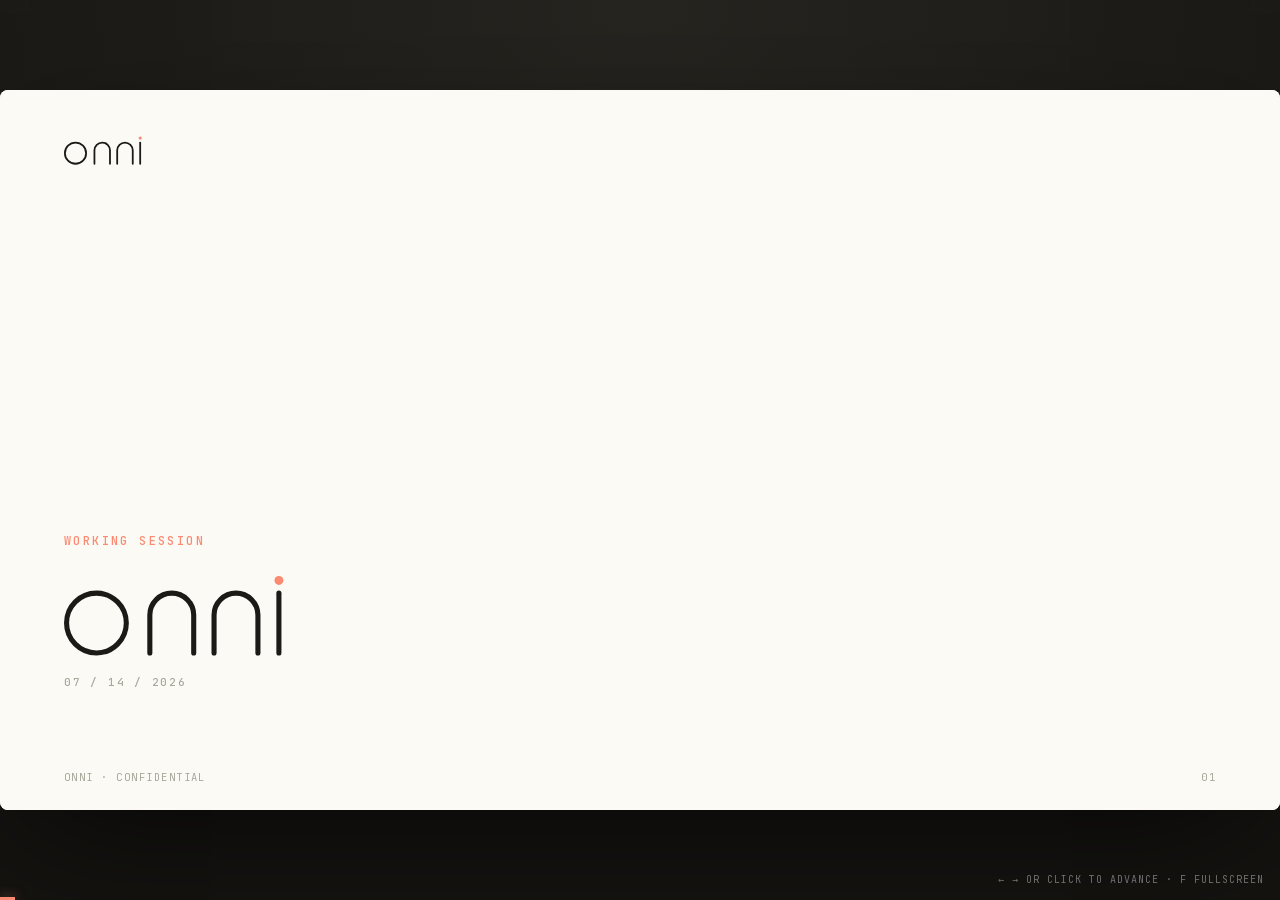
<file: index.html>
<!doctype html>
<html lang="en">
<head>
<meta charset="utf-8">
<meta name="viewport" content="width=device-width, initial-scale=1">
<title>onni — Working Session</title>
<link rel="stylesheet" href="fonts-embed.css">
<style>
:root{
  /* v5 Unified — onni tokens */
  --cream:#FCFAF5; --canvas:#F3F0E8; --card:#FFFFFF; --card-warm:#FBF9F3;
  --ink:#1A1A17; --ink-soft:#6E6C63; --ink-faint:#A9A69B;
  --hair:rgba(26,26,23,.10); --hair-2:rgba(26,26,23,.06);
  --salmon:#FA8A72; --salmon-2:#F0765C; --salmon-soft:rgba(250,138,114,.15);
  --lime:#C4E43F; --slate:#585D66; --sage:#7E9A6B;
  --shadow:0 1px 2px rgba(26,26,23,.04), 0 18px 40px -24px rgba(26,26,23,.22);
  --shadow-sm:0 1px 2px rgba(26,26,23,.05), 0 8px 22px -16px rgba(26,26,23,.18);
  --dark-ticket:linear-gradient(155deg,#2b2b26 0%,#1a1a16 55%,#0f0f0d 100%);
  --r-hero:30px; --r-card:22px; --r-inset:14px; --r-pill:999px;
  --wm-ink:#1A1A17; --wm-dot:var(--salmon);
  --mono:'JetBrains Mono',ui-monospace,SFMono-Regular,Menlo,monospace;
  --sans:'Hanken Grotesk',-apple-system,BlinkMacSystemFont,'Segoe UI',sans-serif;
}
*{box-sizing:border-box}
html,body{margin:0;height:100%}
body{
  font-family:var(--sans); background:#1c1b18; color:var(--ink);
  overflow:hidden; -webkit-font-smoothing:antialiased; text-rendering:optimizeLegibility;
}
/* ===== stage / scaling ===== */
#viewport{position:fixed;inset:0;display:flex;align-items:center;justify-content:center;background:radial-gradient(120% 120% at 50% 0%,#26241f 0%,#141310 70%);}
#stage{width:1280px;height:720px;position:relative;transform-origin:center center;box-shadow:0 40px 120px -30px rgba(0,0,0,.7);border-radius:8px;overflow:hidden;background:var(--cream)}
.slide{position:absolute;inset:0;padding:52px 64px 40px;background:var(--cream);opacity:0;visibility:hidden;transition:opacity .45s ease;display:flex;flex-direction:column}
.slide.active{opacity:1;visibility:visible;z-index:2}
.slide.dark{background:#141310;color:#F4F2EC;--wm-ink:#F4F2EC;--ink:#F4F2EC;--ink-soft:rgba(244,242,236,.62);--ink-faint:rgba(244,242,236,.4);--hair:rgba(244,242,236,.12);--card:#1e1d19;--card-warm:#1e1d19}

/* ===== brand bar / footer ===== */
.brandbar{position:absolute;top:44px;left:64px;z-index:5}
.onni{display:inline-block;line-height:0}
.onni .st{fill:none;stroke:var(--wm-ink);stroke-width:8;stroke-linecap:round;stroke-linejoin:round}
.onni .dt{fill:var(--wm-dot)}
.foot{position:absolute;left:64px;right:64px;bottom:26px;display:flex;justify-content:space-between;align-items:center;font-family:var(--mono);font-size:10.5px;letter-spacing:.14em;text-transform:uppercase;color:var(--ink-faint);z-index:5}
.foot .pg{font-variant-numeric:tabular-nums}

/* ===== type helpers ===== */
.k{font-family:var(--mono);font-size:12px;letter-spacing:.2em;text-transform:uppercase;color:var(--salmon);font-weight:500;margin:0}
.k.muted{color:var(--ink-faint)}
h1.title{font-weight:700;font-size:33px;line-height:1.12;letter-spacing:-.02em;margin:10px 0 0;max-width:1000px}
.accent{color:var(--salmon)}
.head{margin-top:6px}
.head h1.title{margin-top:12px}

/* ===== components ===== */
.card{background:var(--card);border:1px solid var(--hair);border-radius:var(--r-card);box-shadow:var(--shadow-sm)}
.pill{display:inline-flex;align-items:center;gap:8px;padding:7px 14px;border-radius:var(--r-pill);font-family:var(--mono);font-size:11px;letter-spacing:.12em;text-transform:uppercase;font-weight:500}
.pill.salmon{background:var(--salmon-soft);color:var(--salmon-2)}
.pill.dark{background:var(--ink);color:var(--cream)}
.pill.ghost{border:1px solid var(--hair);color:var(--ink-soft)}
.num-badge{width:46px;height:46px;border-radius:50%;background:var(--salmon-soft);color:var(--salmon-2);display:flex;align-items:center;justify-content:center;font-family:var(--mono);font-weight:500;font-size:14px;flex:0 0 auto}
.content{flex:1;min-height:0;display:flex;flex-direction:column}

/* build reveal — uses `translate` so elements' own transforms are preserved */
.build{opacity:0;translate:0 16px;transition:opacity .5s cubic-bezier(.22,.61,.36,1),translate .5s cubic-bezier(.22,.61,.36,1)}
.build.in{opacity:1;translate:0 0}

/* decorative concentric rings */
.rings{position:absolute;pointer-events:none}

/* progress bar */
#progress{position:fixed;left:0;bottom:0;height:3px;background:var(--salmon);width:0;z-index:50;transition:width .4s ease;box-shadow:0 0 12px rgba(250,138,114,.6)}
#hint{position:fixed;right:16px;bottom:14px;font-family:var(--mono);font-size:10px;letter-spacing:.1em;color:rgba(255,255,255,.4);z-index:50;text-transform:uppercase;transition:opacity .6s ease}

/* ---------- utility layout ---------- */
.grid2{display:grid;grid-template-columns:1fr 1fr;gap:22px}
.grid3{display:grid;grid-template-columns:1fr 1fr 1fr;gap:20px}
.grid4{display:grid;grid-template-columns:repeat(4,1fr);gap:16px}
.row{display:flex}
.spread{justify-content:space-between}
.mono-lab{font-family:var(--mono);font-size:11px;letter-spacing:.16em;text-transform:uppercase;color:var(--salmon);font-weight:500}
.soft{color:var(--ink-soft)}
.faint{color:var(--ink-faint)}
.tnum{font-variant-numeric:tabular-nums}

/* S1 title */
.s1-title{font-weight:800;font-size:74px;letter-spacing:-.03em;line-height:1;display:flex;align-items:center;gap:20px}
.s1-title .lt{color:var(--salmon);font-weight:700}

/* check card */
.checkcard{display:flex;align-items:center;gap:22px;padding:30px 34px}
.checkcard .ck{width:56px;height:56px;border-radius:50%;background:var(--salmon-soft);display:flex;align-items:center;justify-content:center;color:var(--salmon-2);flex:0 0 auto}
.checkcard h3{margin:0;font-size:23px;font-weight:700;letter-spacing:-.01em}
.checkcard p{margin:4px 0 0;color:var(--ink-soft);font-size:15px}

/* logo card (s4) */
.logocard{padding:20px 22px 22px;display:flex;flex-direction:column;min-height:238px}
.logocard .lc-logo{flex:1;display:flex;align-items:center;justify-content:center;margin:8px 0 16px;height:92px;overflow:visible}
.logocard .lc-logo img{max-width:90%;max-height:84px;object-fit:contain}
.logocard p{margin:0;font-size:13px;line-height:1.45;color:var(--ink-soft)}

.blackbar{background:var(--dark-ticket);color:#fff;border-radius:16px;padding:20px;text-align:center;font-size:21px;font-weight:700;letter-spacing:-.01em}

/* s5 hub */
.hub{position:relative;flex:1;margin-top:16px}
.hub .you{position:absolute;left:50%;top:50%;transform:translate(-50%,-50%);width:150px;height:150px;border-radius:50%;border:3px solid var(--salmon);display:flex;align-items:center;justify-content:center;font-size:34px;font-weight:800;color:var(--salmon);letter-spacing:.02em;background:var(--cream);z-index:3}
.hub-card{position:absolute;width:315px;background:var(--card);border:1px solid var(--hair);border-radius:16px;box-shadow:var(--shadow-sm);padding:15px 18px;z-index:2}
.hub-card .hc-k{font-family:var(--mono);font-size:10px;letter-spacing:.13em;color:var(--salmon);text-transform:uppercase;margin:0 0 3px}
.hub-card h4{margin:0 0 5px;font-size:16px;font-weight:700;letter-spacing:-.01em}
.hub-card p{margin:0;font-size:11.5px;line-height:1.4;color:var(--ink-soft)}
.spoke{position:absolute;height:1.5px;background:var(--hair);transform-origin:left center;z-index:1}

/* dashed placeholder */
.placeholder{flex:1;border:1.5px dashed var(--ink-faint);border-radius:24px;display:flex;flex-direction:column;align-items:center;justify-content:center;gap:16px}
.placeholder h3{margin:0;font-size:26px;font-weight:700}
.placeholder p{margin:0;color:var(--ink-soft)}

/* s7 */
.datacard{padding:20px 22px;display:flex;flex-direction:column}
.datacard h3{margin:0;font-family:var(--mono);font-size:16px;letter-spacing:.08em;text-transform:uppercase;display:flex;align-items:center;gap:9px}
.datacard h3::before{content:"";width:9px;height:9px;border-radius:50%;background:var(--ink)}
.datacard .sub{color:var(--ink-faint);font-size:13.5px;margin:3px 0 13px}
.datacard ul{list-style:none;padding:0;margin:0 0 13px;display:flex;flex-direction:column;gap:9px}
.datacard li{font-size:14.5px;line-height:1.45;position:relative;padding-left:16px;color:var(--ink-soft)}
.datacard li::before{content:"";position:absolute;left:0;top:7px;width:5px;height:5px;border-radius:50%;background:var(--salmon)}
.datacard li b{color:var(--ink);font-weight:700}
.socan{border-top:1px solid var(--hair);padding-top:12px;margin-top:auto}
.socan .lab{font-family:var(--mono);font-size:10px;letter-spacing:.14em;color:var(--ink-faint);text-transform:uppercase}
.socan p{margin:4px 0 12px;font-size:13.5px;color:var(--ink-soft);line-height:1.45}
.moves{display:block;text-align:center;padding:11px;border-radius:var(--r-pill);font-family:var(--mono);font-size:11px;letter-spacing:.1em;text-transform:uppercase;font-weight:500}
.moves.salmon{background:var(--salmon);color:#fff}
.moves.dark{background:var(--ink);color:var(--cream)}
.bigfig{font-size:66px;font-weight:800;color:var(--salmon);letter-spacing:-.03em;line-height:.9}
.brandgrid{display:grid;grid-template-columns:1fr 1fr;gap:10px;margin-top:18px}
.brandgrid .bl{border:1px solid var(--hair);border-radius:12px;height:72px;display:flex;align-items:center;justify-content:center;background:var(--card)}
.brandgrid .bl img{max-width:84%;max-height:46px;object-fit:contain}

/* s8 AB */
.abcard{padding:28px 32px;display:flex;flex-direction:column}
.abcard .letter{font-size:38px;font-weight:800;color:var(--salmon);line-height:1}
.abcard h3{margin:12px 0 16px;font-size:25px;font-weight:700;letter-spacing:-.01em}
.abrow{border-top:1px solid var(--hair);padding-top:13px;margin-top:13px}
.abrow:first-of-type{border-top:none;margin-top:0}
.abrow .rk{font-family:var(--mono);font-size:10.5px;letter-spacing:.13em;color:var(--salmon);text-transform:uppercase;margin:0 0 5px}
.abrow p{margin:0;font-size:15px;line-height:1.5;color:var(--ink-soft)}
.abrow p b{color:var(--ink);font-weight:700}

/* full bleed image */
.fullimg{position:absolute;inset:0;background:#eae7df}
.fullimg img{width:100%;height:100%;object-fit:cover}

/* s10 econ */
.econ-cards{display:grid;grid-template-columns:repeat(9,auto);align-items:center;justify-content:center;gap:4px;margin-top:8px}
.econ-card{background:var(--card);border:1px solid var(--hair);border-radius:16px;box-shadow:var(--shadow-sm);padding:18px 14px;text-align:center;width:150px;min-height:118px;display:flex;flex-direction:column;justify-content:center}
.econ-card .ef{font-size:30px;font-weight:800;letter-spacing:-.02em}
.econ-card.hl .ef{color:var(--salmon)}
.econ-card .es{font-size:11.5px;color:var(--ink-soft);margin-top:5px;line-height:1.3}
.econ-card .foot-note{font-family:var(--mono);font-size:8px;color:var(--ink-faint);margin-top:6px;line-height:1.3}
.times{font-size:22px;color:var(--ink-faint);font-weight:400}
.eq-row{display:flex;align-items:center;gap:14px;padding:11px 18px;border-radius:14px}
.eq-row.hl{background:var(--salmon-soft);border:1px solid rgba(250,138,114,.35)}
.eq-formula{font-family:var(--mono);font-size:14.5px;color:var(--ink-soft);flex:1;line-height:1.55}
.eq-formula b{color:var(--ink);font-weight:700}
.eq-eq{font-family:var(--mono);color:var(--salmon);font-weight:600;font-size:18px}
.eq-res{font-size:30px;font-weight:800;letter-spacing:-.02em;width:110px;text-align:right}
.eq-row.hl .eq-res{color:var(--salmon)}
.eq-subs{font-family:var(--mono);font-size:13px;color:var(--ink-faint);width:104px;text-align:right}

/* s11 mass market cards */
.mmcard{padding:22px 22px 20px;display:flex;flex-direction:column}
.mmcard .mk{font-family:var(--mono);font-size:11px;letter-spacing:.12em;color:var(--salmon);text-transform:uppercase;margin:0 0 10px}
.mmcard h3{margin:0 0 14px;font-size:16px;font-weight:700;line-height:1.3;letter-spacing:-.01em}
.mmshot{margin-top:auto;border-radius:12px;overflow:hidden;border:1px solid var(--hair);background:var(--card-warm);position:relative;height:214px}
.mmshot img{width:100%;height:100%;object-fit:cover;object-position:top}
.mmshot.stack img{position:absolute;width:86%;height:auto;border-radius:8px;box-shadow:0 8px 24px -10px rgba(0,0,0,.4);border:1px solid var(--hair)}
.mmshot .a{top:12px;left:8px} .mmshot .b{bottom:12px;right:8px}

/* s12 pricing */
.pricecol{padding:20px 22px 20px;display:flex;flex-direction:column}
.pricecol .pc-top{display:flex;justify-content:space-between;align-items:baseline;margin-bottom:3px}
.pricecol .pc-name{font-size:22px;font-weight:800;letter-spacing:-.01em}
.pricecol .pc-price{font-family:var(--mono);font-size:19px;font-weight:600}
.pricecol .pc-adv{font-family:var(--mono);font-size:9.5px;letter-spacing:.1em;text-transform:uppercase;color:var(--ink-faint);margin-bottom:14px}
.pline{display:flex;justify-content:space-between;gap:10px;padding:9px 0;border-top:1px solid var(--hair)}
.pline .pl-l b{font-size:13px;font-weight:700;display:block}
.pline .pl-l span{font-size:11px;color:var(--ink-soft);display:block;margin-top:2px}
.pline .pl-r{font-family:var(--mono);font-size:12px;color:var(--salmon-2);white-space:nowrap;font-weight:500}
.psum{margin-top:auto;background:var(--salmon-soft);border-radius:12px;padding:12px 14px}
.pline:last-of-type{margin-bottom:12px}
.psum .lab{font-family:var(--mono);font-size:9px;letter-spacing:.12em;text-transform:uppercase;color:var(--salmon-2)}
.psum .big{font-size:22px;font-weight:800;color:var(--salmon-2);margin-top:2px}
.psum .note{font-size:11px;color:var(--ink-soft);margin-left:6px;font-weight:500}
.pricecol.us{background:var(--salmon);color:#fff;border:none}
.pricecol.us .pc-adv,.pricecol.us .pl-l span{color:rgba(255,255,255,.8)}
.pricecol.us .pline{border-top-color:rgba(255,255,255,.22)}
.pricecol.us .pl-r{color:#fff}
.pricecol.us .psum{background:rgba(255,255,255,.16)}
.pricecol.us .psum .lab,.pricecol.us .psum .big{color:#fff}
.pricecol.us .psum .note{color:rgba(255,255,255,.85)}

/* s14 split */
.split{display:grid;grid-template-columns:340px 1fr;gap:0;flex:1;margin:0 -64px -40px;overflow:hidden}
.split .left{background:var(--dark-ticket);color:#F4F2EC;padding:48px 40px;position:relative;overflow:hidden;display:flex;flex-direction:column;justify-content:center}
.split .left h2{font-size:27px;font-weight:700;line-height:1.22;letter-spacing:-.01em;margin:14px 0 0}
.split .right{padding:40px 56px;display:flex;flex-direction:column;justify-content:center;gap:0}
.prow{display:grid;grid-template-columns:52px 1fr;gap:16px;padding:18px 0;border-top:1px solid var(--hair)}
.prow:first-child{border-top:none}
.prow .pn{font-family:var(--mono);font-size:20px;color:var(--ink-faint);font-weight:500}
.prow .pk{font-family:var(--mono);font-size:12px;letter-spacing:.13em;color:var(--salmon);text-transform:uppercase;margin:0 0 6px}
.prow p{margin:0;font-size:14.5px;line-height:1.45}
.prow p b{font-weight:700} .prow p .g{color:var(--ink-soft)}

/* s15 gantt */
.gantt{flex:1;position:relative;margin-top:10px}
.g-axis{display:grid;grid-template-columns:150px repeat(8,1fr);font-family:var(--mono);font-size:10px;color:var(--ink-faint);letter-spacing:.06em;padding-bottom:6px;border-bottom:1px solid var(--hair)}
.g-lane{display:grid;grid-template-columns:150px 1fr;border-bottom:1px solid var(--hair-2);min-height:0}
.g-lane .lane-name{font-size:12.5px;font-weight:700;padding:10px 8px 10px 0;align-self:center}
.g-lane .lane-name small{display:block;font-weight:500;color:var(--ink-faint);font-size:9px;font-family:var(--mono);letter-spacing:.05em;margin-top:2px}
.lane-track{position:relative}
.chip{position:absolute;background:var(--card);border:1px solid var(--hair);border-radius:10px;padding:5px 10px;font-size:11px;font-weight:600;white-space:nowrap;box-shadow:var(--shadow-sm);display:flex;align-items:center;gap:6px;top:50%;transform:translateY(-50%)}
.chip::before{content:"";width:5px;height:5px;border-radius:50%;background:var(--salmon);flex:0 0 auto}
.chip.dark{background:var(--ink);color:var(--cream);border:none}
.chip.dark::before{background:var(--salmon)}
.chip.dashed{background:transparent;border:1px dashed var(--salmon);box-shadow:none;color:var(--salmon-2);font-family:var(--mono);font-size:10px;letter-spacing:.04em}
.chip.dashed::before{display:none}
.phase-marker{position:absolute;top:0;border-radius:var(--r-pill);padding:6px 16px;font-family:var(--mono);font-size:10px;letter-spacing:.1em;text-transform:uppercase;font-weight:500;transform:translateX(-50%);z-index:4}
.band{position:absolute;top:26px;bottom:0;background:rgba(250,138,114,.08);z-index:0}
.phase-lab{position:absolute;font-family:var(--mono);font-size:9px;letter-spacing:.1em;text-transform:uppercase;color:var(--salmon-2);top:30px}
.vline{position:absolute;top:26px;bottom:0;width:1px;border-left:1px dashed rgba(250,138,114,.55);z-index:1}
.arr-chip{position:absolute;background:var(--salmon);color:#fff;border-radius:14px;padding:10px 16px;text-align:center;z-index:5;box-shadow:var(--shadow)}
.arr-chip .b{font-size:19px;font-weight:800;letter-spacing:-.01em}
.arr-chip .s{font-family:var(--mono);font-size:8px;letter-spacing:.14em}
.ribbon{position:absolute;background:var(--salmon-soft);color:var(--salmon-2);font-family:var(--mono);font-size:9.5px;letter-spacing:.05em;padding:4px 12px;border-radius:8px;text-transform:uppercase;white-space:nowrap;bottom:4px}
.callout{position:absolute;top:50%;transform:translateY(-50%);background:var(--card);border:1.5px solid var(--salmon);border-radius:12px;padding:8px 13px;box-shadow:var(--shadow-sm);white-space:nowrap;z-index:3}
.callout .ck{font-family:var(--mono);font-size:8.5px;color:var(--salmon-2);letter-spacing:.12em;text-transform:uppercase}
.callout .cl{font-size:12px;font-weight:700;margin-top:2px}

/* s16 story chart */
.story{flex:1;display:flex;align-items:flex-end;gap:0;position:relative;margin-top:8px}
.signals{display:flex;gap:12px;position:absolute;left:0;bottom:150px;z-index:3}
.sig{background:var(--card-warm);border:1px solid var(--hair);border-radius:14px;padding:14px 16px;text-align:center;width:118px}
.sig .sf{font-size:30px;font-weight:800;letter-spacing:-.02em}
.sig .ss{font-family:var(--mono);font-size:9px;letter-spacing:.08em;text-transform:uppercase;color:var(--ink-soft);margin-top:4px;line-height:1.3}
.bars{position:absolute;right:0;bottom:88px;left:520px;height:310px;display:flex;align-items:flex-end;gap:10px}
.bar{flex:1;background:linear-gradient(180deg,var(--salmon) 0%,var(--salmon-2) 100%);border-radius:5px 5px 0 0;transition:height 1s cubic-bezier(.2,.7,.3,1);opacity:.9}
.baseline{position:absolute;left:0;right:0;bottom:88px;height:2px;background:var(--ink)}

/* s17 vision graphic */
.vision-wrap{flex:1;display:flex;flex-direction:column;align-items:center;justify-content:center;text-align:center;gap:0}

/* s18 thank you */
.thanks{font-size:66px;font-weight:800;letter-spacing:-.03em}

/* s19 appendix */
.appendix{flex:1;display:flex;flex-direction:column;align-items:center;justify-content:center;gap:14px}
.appendix .word{font-size:48px;font-weight:800;letter-spacing:-.02em}

/* s20 doctors */
.loop{padding:20px 22px;display:flex;flex-direction:column;gap:0}
.loop .lk{font-family:var(--mono);font-size:10px;letter-spacing:.13em;color:var(--salmon);text-transform:uppercase;text-align:center;margin-bottom:14px}
.loop .box{border:1px solid var(--hair);border-radius:12px;padding:12px;text-align:center;font-family:var(--mono);letter-spacing:.14em;font-weight:600;font-size:15px}
.loop .box.dark{background:var(--dark-ticket);color:#fff;border:none;display:flex;align-items:center;justify-content:center;gap:10px}
.loop .cols{display:grid;grid-template-columns:1fr 1fr;gap:14px;margin:14px 0}
.loop .cols .ck{font-family:var(--mono);font-size:9.5px;letter-spacing:.1em;text-transform:uppercase;color:var(--ink-faint);margin-bottom:7px}
.loop .cols p{margin:0 0 8px;font-size:11px;line-height:1.4;color:var(--ink-soft)}
.loop .cols p b{color:var(--ink);font-weight:700}
.mockgrid{display:grid;grid-template-columns:1fr 1fr;grid-template-rows:auto auto;gap:10px}
.mockgrid .m{border-radius:12px;overflow:hidden;border:1px solid var(--hair);background:var(--card-warm);position:relative}
.mockgrid .m img{width:100%;height:100%;object-fit:cover;object-position:top}
.mockgrid .m .tag{position:absolute;top:8px;left:8px;background:var(--ink);color:var(--cream);font-family:var(--mono);font-size:8px;letter-spacing:.1em;padding:4px 8px;border-radius:6px;text-transform:uppercase}
.mockgrid .big{grid-row:1/3;grid-column:1}
.imgnote{position:absolute;bottom:8px;right:10px;font-family:var(--mono);font-size:8px;color:var(--ink-faint);letter-spacing:.06em}
</style>
</head>
<body>
<div id="viewport"><div id="stage"></div></div>
<div id="progress"></div>
<div id="hint">← → or click to advance · F fullscreen</div>

<!-- ============ SLIDE TEMPLATES ============ -->
<template id="slides">

<!-- S1 TITLE -->
<section class="slide" data-steps="0">
  <div class="brandbar"><span class="onni" style="width:78px"></span></div>
  <div class="content" style="justify-content:flex-end;padding-bottom:70px">
    <p class="k">Working Session</p>
    <div class="s1-title" style="margin-top:14px"><span class="onni" style="width:220px;flex:0 0 auto;position:relative;top:6px"></span></div>
    <p class="mono-lab" style="color:var(--ink-faint);margin-top:22px">07 / 14 / 2026</p>
  </div>
  <div class="foot"><span>onni · Confidential</span><span class="pg"></span></div>
</section>

<!-- S2 THESIS -->
<section class="slide" data-steps="3">
  <div class="brandbar"><span class="onni" style="width:66px"></span></div>
  <div class="content" style="gap:22px;padding-top:36px">
    <div class="head">
      <p class="k">The Thesis</p>
      <h1 class="title">Why onni will be a <span class="accent">category-defining company</span></h1>
    </div>
    <div class="grid2" style="margin-top:6px">
      <div class="card checkcard build" data-step="1">
        <div class="ck"><svg width="26" height="26" viewBox="0 0 24 24" fill="none"><path d="M5 13l4 4L19 7" stroke="currentColor" stroke-width="2.4" stroke-linecap="round" stroke-linejoin="round"/></svg></div>
        <div><h3>Massive market</h3><p>Check.</p></div>
      </div>
      <div class="card checkcard build" data-step="2">
        <div class="ck"><svg width="26" height="26" viewBox="0 0 24 24" fill="none"><path d="M5 13l4 4L19 7" stroke="currentColor" stroke-width="2.4" stroke-linecap="round" stroke-linejoin="round"/></svg></div>
        <div><h3>Team</h3><p>Check — (humbly).</p></div>
      </div>
    </div>
    <div class="card build" data-step="3" style="padding:30px 36px;display:flex;align-items:center;gap:30px;margin-top:2px">
      <div style="flex:1">
        <p class="k" style="font-size:11px">The core question for today’s discussion</p>
        <div style="font-size:32px;font-weight:800;letter-spacing:-.02em;line-height:1.14;margin-top:12px">Why are we confident we will <span class="accent">win</span> in this massive market?</div>
      </div>
      <div style="flex:0 0 auto;width:118px;height:118px;border-radius:50%;border:2.5px solid var(--salmon);display:flex;align-items:center;justify-content:center">
        <div style="width:22px;height:22px;border-radius:50%;background:var(--salmon)"></div>
      </div>
    </div>
  </div>
  <div class="foot"><span>onni · Confidential</span><span class="pg"></span></div>
</section>

<!-- S3 POSITIONING -->
<section class="slide" data-steps="4">
  <div class="brandbar"><span class="onni" style="width:66px"></span></div>
  <div class="content" style="padding-top:36px">
    <div class="head"><p class="k">Positioning</p>
      <h1 class="title">4 strategic principles <span class="accent">that differentiate us</span></h1></div>
    <div class="grid2" style="margin-top:30px;gap:22px;flex:1;grid-template-rows:1fr 1fr">
      <div class="card build" data-step="1" style="padding:26px 30px;display:flex;gap:20px;align-items:flex-start"><div class="num-badge">01</div><div><h3 style="margin:4px 0 0;font-size:26px;font-weight:700;letter-spacing:-.01em">User at the center of everything</h3><p style="margin:14px 0 0;color:var(--ink-soft);font-size:20.5px;line-height:1.5">Incentives aligned with the user — always.</p></div></div>
      <div class="card build" data-step="2" style="padding:26px 30px;display:flex;gap:20px;align-items:flex-start"><div class="num-badge">02</div><div><h3 style="margin:4px 0 0;font-size:26px;font-weight:700;letter-spacing:-.01em">Experience</h3><p style="margin:14px 0 0;color:var(--ink-soft);font-size:20.5px;line-height:1.5">A category-defining experience that puts the user in the center.</p></div></div>
      <div class="card build" data-step="3" style="padding:26px 30px;display:flex;gap:20px;align-items:flex-start"><div class="num-badge">03</div><div><h3 style="margin:4px 0 0;font-size:26px;font-weight:700;letter-spacing:-.01em">B2B GTM</h3><p style="margin:14px 0 0;color:var(--ink-soft);font-size:20.5px;line-height:1.5">A brand / partner go-to-market motion, not just D2C.</p></div></div>
      <div class="card build" data-step="4" style="padding:26px 30px;display:flex;gap:20px;align-items:flex-start"><div class="num-badge">04</div><div><h3 style="margin:4px 0 0;font-size:26px;font-weight:700;letter-spacing:-.01em">Mass-market solution</h3><p style="margin:14px 0 0;color:var(--ink-soft);font-size:20.5px;line-height:1.5">Built for the many, not a premium few.</p></div></div>
    </div>
  </div>
  <div class="foot"><span>onni · Confidential</span><span class="pg"></span></div>
</section>

<!-- S4 COMPETITIVE LANDSCAPE -->
<section class="slide" data-steps="5">
  <div class="brandbar"><span class="onni" style="width:66px"></span></div>
  <div class="content" style="padding-top:34px">
    <div class="head"><p class="k" style="font-size:11px">Principle 1 · User in the center · Competition is doing the exact opposite</p>
      <h1 class="title" style="font-size:30px">The current competitive landscape has an incentive conflict with the end user.</h1></div>
    <div class="grid4" style="margin-top:54px">
      <div class="card logocard build" data-step="1"><p class="mk mono-lab">More Products</p><div class="lc-logo"><img src="assets/image1.jpg" alt="The Vitamin Shoppe" style="transform:scale(1.5)"></div><p>A heavier basket, aisle by aisle — with house brands at the register.</p></div>
      <div class="card logocard build" data-step="2"><p class="mk mono-lab">More Bloodwork</p><div class="lc-logo"><img src="assets/image2.jpg" alt="superpower" style="transform:scale(1.5)"></div><p>Its AI fills a $300–400/mo cart from its own marketplace, plus Rx.</p></div>
      <div class="card logocard build" data-step="3"><p class="mk mono-lab">More Subscriptions</p><div class="lc-logo"><img src="assets/image3.png" alt="Thorne"></div><p>Additional products, bundles and push towards subscription.</p></div>
      <div class="card logocard build" data-step="4"><p class="mk mono-lab">More Scans</p><div class="lc-logo"><img src="assets/image4.jpg" alt="Function"></div><p>$365/yr in, then add-on labs, CT scans, MRIs out the back.</p></div>
    </div>
    <div class="blackbar build" data-step="5" style="margin-top:44px">The leading metric is upsells; <span class="accent">not a healthier customer.</span></div>
  </div>
  <div class="foot"><span>onni · Confidential</span><span class="pg"></span></div>
</section>

<!-- S5 USER AT CENTER HUB -->
<section class="slide" data-steps="5">
  <div class="brandbar"><span class="onni" style="width:66px"></span></div>
  <div class="content" style="padding-top:34px">
    <div class="head"><p class="k">Principle 1 · User in the center</p>
      <h1 class="title accent" style="font-size:29px">We are building the entire company around the user</h1></div>
    <div class="hub">
      <svg style="position:absolute;inset:0;width:100%;height:100%;z-index:0" viewBox="0 0 100 100" preserveAspectRatio="none">
        <line class="build" data-step="1" x1="50" y1="50" x2="50" y2="12" stroke="var(--hair)" stroke-width=".3"/>
        <line class="build" data-step="2" x1="50" y1="50" x2="17" y2="40" stroke="var(--hair)" stroke-width=".3"/>
        <line class="build" data-step="3" x1="50" y1="50" x2="17" y2="86" stroke="var(--hair)" stroke-width=".3"/>
        <line class="build" data-step="4" x1="50" y1="50" x2="83" y2="40" stroke="var(--hair)" stroke-width=".3"/>
        <line class="build" data-step="5" x1="50" y1="50" x2="83" y2="86" stroke="var(--hair)" stroke-width=".3"/>
      </svg>
      <div class="you">YOU</div>
      <div class="hub-card build" data-step="1" style="top:2px;left:50%;transform:translateX(-50%)"><p class="hc-k">01 · Independent</p><h4>We will never sell you supplements / tests</h4><p>We make and sell nothing — we recommend the best supplements and tests for you, from any brand. Any affiliation, we kick back to the user.</p></div>
      <div class="hub-card build" data-step="2" style="top:118px;left:0"><p class="hc-k">02 · One simple, affordable model</p><h4>Aligned with what the user truly needs</h4><p>Just the subscription — $9.99/mo (TBD). No hidden costs, no markups; commissions return to you as cashback.</p></div>
      <div class="hub-card build" data-step="3" style="bottom:2px;left:0"><p class="hc-k">03 · Data control</p><h4>Data shared when it matters</h4><p>Labs, supplements, wearables and health history — shared only with your permission, and only when relevant.</p></div>
      <div class="hub-card build" data-step="4" style="top:118px;right:0"><p class="hc-k">04 · Any interface</p><h4>Meet you where you are</h4><p>In the app, in your WhatsApp, on your watch — onni meets you on the interface you choose.</p></div>
      <div class="hub-card build" data-step="5" style="bottom:2px;right:0"><p class="hc-k">05 · Concierge</p><h4>A concierge, not a store</h4><p>We answer, nudge, reorder and follow up. The only thing we optimize is you.</p></div>
    </div>
  </div>
  <div class="foot"><span>onni · Confidential</span><span class="pg"></span></div>
</section>

<!-- S6a–e EXPERIENCE — embedded interactive slides (own internal step animations) -->
<section class="slide exp" data-steps="0" style="padding:0">
  <iframe class="exp-frame" src="exp1.html" title="Supplement lifecycle today" style="position:absolute;inset:0;width:100%;height:100%;border:0"></iframe>
</section>
<section class="slide exp" data-steps="0" style="padding:0">
  <iframe class="exp-frame" src="exp2.html" title="Layer 1 · Do it yourself" style="position:absolute;inset:0;width:100%;height:100%;border:0"></iframe>
</section>
<section class="slide exp" data-steps="0" style="padding:0">
  <iframe class="exp-frame" src="exp3.html" title="Layer 2 · Curated marketplace" style="position:absolute;inset:0;width:100%;height:100%;border:0"></iframe>
</section>
<section class="slide exp" data-steps="0" style="padding:0">
  <iframe class="exp-frame" src="exp4.html" title="Layer 3 · Agent in chat" style="position:absolute;inset:0;width:100%;height:100%;border:0"></iframe>
</section>
<section class="slide exp" data-steps="0" style="padding:0">
  <iframe class="exp-frame" src="exp5.html" title="Layer 4 · Agent + device" style="position:absolute;inset:0;width:100%;height:100%;border:0"></iframe>
</section>

<!-- S7 B2B DATA -->
<section class="slide" data-steps="3">
  <div class="brandbar"><span class="onni" style="width:66px"></span></div>
  <div class="content" style="padding-top:34px">
    <div class="head"><p class="k">Principle 3 — B2B GTM</p>
      <h1 class="title" style="font-size:29px">We distilled a unique value for brands — <span class="accent">data they can’t get anywhere else.</span></h1></div>
    <div style="display:grid;grid-template-columns:1fr 1.15fr 1.15fr;gap:20px;margin-top:20px;align-items:stretch">
      <div class="build" data-step="1" style="display:flex;flex-direction:column;padding-top:34px">
        <div class="bigfig">15+</div>
        <p style="margin:10px 0 0;font-size:15px;color:var(--ink-soft)">leading supplement brands told us the same thing:</p>
        <p style="margin:14px 0 0;font-size:19px;font-weight:700;letter-spacing:-.01em;line-height:1.3">“Our biggest pain point is lack of data.”</p>
        <div class="brandgrid">
          <div class="bl"><img src="assets/image5.jpg" alt="Thorne"></div>
          <div class="bl"><img src="assets/image1.jpg" alt="Vitamin Shoppe"></div>
          <div class="bl"><img src="assets/image7.jpeg" alt="energybyte"></div>
          <div class="bl"><img src="assets/image8.png" alt="nutravita"></div>
          <div class="bl"><img src="assets/image6.png" alt="live conscious"></div>
          <div class="bl"><img src="assets/image9.png" alt="Om"></div>
        </div>
      </div>
      <div class="card datacard build" data-step="2">
        <h3>Usage data</h3><p class="sub">How your customers actually buy &amp; consume</p>
        <ul><li><b>Live inventory</b> — you know when every customer runs out</li>
        <li><b>The whole shelf</b> — everything they take &amp; buy, not just your SKUs</li>
        <li><b>True consumption</b> — what’s actually taken, not just shipped</li></ul>
        <div class="socan"><span class="lab">So you can</span><p>Right offer, right customer, right moment — no overstock churn, no empty bottles.</p><span class="moves salmon">Moves&nbsp;&nbsp;CAC ↓ · LTV ↑</span></div>
      </div>
      <div class="card datacard build" data-step="3">
        <h3>Outcomes data</h3><p class="sub">What your products actually do for people</p>
        <ul><li><b>Measured impact</b> — how users feel &amp; perform on your products</li>
        <li><b>Efficacy at scale</b> — what works, for whom, at what dose</li>
        <li><b>Category trends</b> — what’s rising before retail sees it</li></ul>
        <div class="socan"><span class="lab">So you can</span><p>Show customers the true value of their products through “clinically-trialed” data they didn’t have before.</p><span class="moves dark">Moves&nbsp;&nbsp;Brand · R&amp;D · Strategy</span></div>
      </div>
    </div>
  </div>
  <div class="foot"><span>onni · Confidential</span><span class="pg"></span></div>
</section>

<!-- S8 TWO THINGS -->
<section class="slide" data-steps="2">
  <div class="brandbar"><span class="onni" style="width:66px"></span></div>
  <div class="content" style="padding-top:36px">
    <div class="head"><p class="k">Principle 3 — B2B GTM</p>
      <h1 class="title" style="font-size:30px">By going B2B2C and being an open data platform, <span class="accent">we achieve two things:</span></h1></div>
    <div class="grid2" style="margin-top:28px;gap:24px;align-items:start">
      <div class="card abcard build" data-step="1">
        <div class="letter">A</div><h3>Massive growth at low CAC</h3>
        <div class="abrow"><p class="rk">Placement</p><p><b>We live on our brands’ websites</b> — the highest-intent surface in commerce, handed to us.</p></div>
        <div class="abrow"><p class="rk">Mutual incentive</p><p>Every user a brand sends us comes back as reorders, retention and insight — so <b>brands actively push their customers onto onni.</b></p></div>
      </div>
      <div class="card abcard build" data-step="2">
        <div class="letter">B</div><h3>True partnership based on unique data</h3>
        <div class="abrow"><p class="rk">Only one of its kind</p><p><b>onni is the only true partner to brands.</b> Everyone else sells to brands or competes with them — we win with them.</p></div>
        <div class="abrow"><p class="rk">The moat</p><p>We alone see life after checkout: <b>what users take, stack, skip and reorder</b> — across every brand in their routine. A big first-mover advantage.</p></div>
      </div>
    </div>
  </div>
  <div class="foot"><span>onni · Confidential</span><span class="pg"></span></div>
</section>

<!-- S9 PARTNER PORTAL FULL BLEED -->
<section class="slide" data-steps="0" style="padding:0">
  <div class="fullimg"><img src="assets/image10.png" alt="onni partner portal"></div>
  <div class="foot" style="left:24px;right:24px;bottom:14px;color:rgba(20,19,16,.55)"><span></span><span class="pg"></span></div>
</section>

<!-- S10 UNIT ECONOMICS -->
<section class="slide" data-steps="8">
  <div class="brandbar"><span class="onni" style="width:66px"></span></div>
  <div class="content" style="padding-top:34px">
    <div class="head"><p class="k" style="font-size:11px">Principle 3 — B2B GTM · Unit economics</p>
      <h1 class="title" style="font-size:30px">How revenue grows with brands — <span class="accent">the B2B flywheel in numbers.</span></h1></div>
    <div class="econ-cards">
      <div class="econ-card build" data-step="1"><div class="ef">20K</div><div class="es">monthly orders per brand</div><div class="foot-note">20,000/mo × 70% first-time × 12 = 168,000 users / yr</div></div>
      <div class="times build" data-step="2">×</div>
      <div class="econ-card hl build" data-step="2"><div class="ef">10%</div><div class="es">conversion</div></div>
      <div class="times build" data-step="3">×</div>
      <div class="econ-card build" data-step="3"><div class="ef">$9.99</div><div class="es">per month</div></div>
      <div class="times build" data-step="4">×</div>
      <div class="econ-card build" data-step="4"><div class="ef">12</div><div class="es">months</div></div>
      <div class="times build" data-step="5">×</div>
      <div class="econ-card build" data-step="5"><div class="ef">70%</div><div class="es">annual gross retention</div></div>
    </div>
    <div style="display:flex;flex-direction:column;gap:8px;margin-top:26px">
      <div class="eq-row build" data-step="6"><div class="eq-formula"><b>1</b> brand × <b>20K</b> users/mo × <b>12</b> mo × <b>10%</b> conv × <b>$9.99</b>/mo × <b>12</b> mo × <b>70%</b> GDR</div><div class="eq-eq">=</div><div class="eq-res">$1.4M</div><div class="eq-subs">11,760 subs</div></div>
      <div class="eq-row build" data-step="7"><div class="eq-formula"><b>5</b> brands × <b>20K</b> users/mo × <b>12</b> mo × <b>10%</b> conv × <b>$9.99</b>/mo × <b>12</b> mo × <b>70%</b> GDR</div><div class="eq-eq">=</div><div class="eq-res">$7.1M</div><div class="eq-subs">58,800 subs</div></div>
      <div class="eq-row hl build" data-step="8"><div class="eq-formula"><b>15</b> brands × <b>20K</b> users/mo × <b>12</b> mo × <b>10%</b> conv × <b>$9.99</b>/mo × <b>12</b> mo × <b>70%</b> GDR</div><div class="eq-eq">=</div><div class="eq-res">$21.1M</div><div class="eq-subs">176,400 subs</div></div>
    </div>
  </div>
  <div class="foot"><span>onni · Confidential</span><span class="pg"></span></div>
</section>

<!-- S11 MASS MARKET FRACTION -->
<section class="slide" data-steps="3">
  <div class="brandbar"><span class="onni" style="width:66px"></span></div>
  <div class="content" style="padding-top:34px">
    <div class="head"><p class="k">Principle 4 · Mass market</p>
      <h1 class="title" style="font-size:29px">The current leading solutions cater to a fraction of the market</h1></div>
    <div class="grid3" style="margin-top:22px;flex:1">
      <div class="card mmcard build" data-step="1"><p class="mk">01 · Incentives</p><h3>A clear conflict of interest between recommending what’s right for the user vs. pushing their own branded products.</h3>
        <div class="mmshot stack"><img class="a" src="assets/image11.png" alt=""><img class="b" src="assets/image12.png" alt=""></div></div>
      <div class="card mmcard build" data-step="2"><p class="mk">02 · Price</p><h3>Extremely high price boxes out the majority of the market, followed by a constant push to upsell at high margins.</h3>
        <div class="mmshot" style="display:flex;flex-direction:column"><img src="assets/image14.png" style="width:100%;height:auto;flex:0 0 auto;background:#FCFAF5;padding:8px 10px;box-sizing:border-box" alt=""><img src="assets/image13.png" style="flex:1;min-height:0;object-fit:cover;object-position:top" alt=""></div></div>
      <div class="card mmcard build" data-step="3"><p class="mk">03 · Friction</p><h3>Blood test first, then wait; supplement second, protocol third — endless add-ons create a lot of friction to start.</h3>
        <div class="mmshot" style="display:flex;align-items:center;background:#fff"><img src="assets/image15.png" alt="" style="width:100%;height:auto;object-fit:contain;padding:8px;box-sizing:border-box"></div></div>
    </div>
  </div>
  <div class="foot"><span>onni · Confidential</span><span class="pg"></span></div>
</section>

<!-- S12 PRICING COMPARISON -->
<section class="slide" data-steps="3">
  <div class="brandbar"><span class="onni" style="width:66px"></span></div>
  <div class="content" style="padding-top:32px">
    <div class="head"><p class="k" style="font-size:10.5px">Principle 4 · Mass market · What Function &amp; Superpower really cost</p>
      <h1 class="title" style="font-size:28px">The membership is the cheapest thing they sell you. <span class="accent">Everything you really need is an add-on.</span></h1></div>
    <div class="grid3" style="margin-top:20px;gap:18px">
      <div class="card pricecol build" data-step="1">
        <div class="pc-top"><span class="pc-name">FUNCTION</span><span class="pc-price">$365/yr</span></div>
        <div class="pc-adv">Advertised · “$1 a day” (cut from $499)</div>
        <div class="pline"><div class="pl-l"><b>Membership</b><span>160+ lab tests · two Quest visits a year</span></div><div class="pl-r">$365/yr</div></div>
        <div class="pline"><div class="pl-l"><b>Add-on lab tests</b><span>Galleri, ApoE, allergies, heavy metals — none included</span></div><div class="pl-r">each extra</div></div>
        <div class="pline"><div class="pl-l"><b>Heart + lung CT scans</b><span>coronary calcium CT $349 · lung CT $399</span></div><div class="pl-r">$349–399</div></div>
        <div class="pline"><div class="pl-l"><b>MRI scans (Ezra, ’25)</b><span>annual $899 · with spine $1,499 · premium $3,999</span></div><div class="pl-r">$899+</div></div>
        <div class="pline"><div class="pl-l"><b>Supplement layer (SuppCo, ’26)</b><span>ratings + protocols one tap from checkout</span></div><div class="pl-r">coming</div></div>
        <div class="psum"><div class="lab">Membership + scans alone</div><div class="big">$2,012+/yr <span class="note">before a single add-on lab</span></div></div>
      </div>
      <div class="card pricecol build" data-step="2">
        <div class="pc-top"><span class="pc-name">SUPERPOWER</span><span class="pc-price">$199/yr</span></div>
        <div class="pc-adv">Advertised · $399 in NY &amp; NJ</div>
        <div class="pline"><div class="pl-l"><b>Membership</b><span>100+ biomarkers · one blood draw a year</span></div><div class="pl-r">$199/yr</div></div>
        <div class="pline"><div class="pl-l"><b>Blood draw at home</b><span>the Quest line is “free” — skipping it isn’t</span></div><div class="pl-r">+$119</div></div>
        <div class="pline"><div class="pl-l"><b>Re-testing</b><span>one panel a year included; progress costs extra</span></div><div class="pl-r">~$179 ea</div></div>
        <div class="pline"><div class="pl-l"><b>Add-on tests</b><span>gut microbiome, heavy metals, toxins, Galleri</span></div><div class="pl-r">extra</div></div>
        <div class="pline"><div class="pl-l"><b>The protocol itself</b><span>AI prescribes $300–400/mo from its own marketplace, plus Rx</span></div><div class="pl-r">$300–400/mo</div></div>
        <div class="psum"><div class="lab">Follow the program</div><div class="big">$3,500–5,000/yr <span class="note">≈20× the sticker</span></div></div>
      </div>
      <div class="card pricecol us build" data-step="3">
        <div class="pc-top"><span class="onni" style="width:74px;--wm-ink:#1A1A17;--wm-dot:#1A1A17"></span><span class="pc-price">$9.99/mo</span></div>
        <div class="pc-adv">All-in · nothing billed on top</div>
        <div class="pline"><div class="pl-l"><b>The whole picture</b><span>reads every lab, scan &amp; protocol you already own</span></div><div class="pl-r">included</div></div>
        <div class="pline"><div class="pl-l"><b>Your protocol</b><span>what to actually take, ranked — not a storefront</span></div><div class="pl-r">included</div></div>
        <div class="pline"><div class="pl-l"><b>Re-reads</b><span>re-scores every time new results land</span></div><div class="pl-r">free</div></div>
        <div class="pline"><div class="pl-l"><b>No marketplace</b><span>we don’t sell the supplements we recommend</span></div><div class="pl-r">$0</div></div>
        <div class="pline"><div class="pl-l"><b>Works day one</b><span>no draws, no waitlists, no appointments</span></div><div class="pl-r">included</div></div>
        <div class="psum"><div class="lab">All in, per year</div><div class="big">$120/yr <span class="note">everything above — nothing on top</span></div></div>
      </div>
    </div>
  </div>
  <div class="foot"><span>onni · Confidential</span><span class="pg"></span></div>
</section>

<!-- S13 SECTION DIVIDER (DARK) -->
<section class="slide dark" data-steps="0">
  <div class="brandbar"><span class="onni" style="width:78px"></span></div>
  <div class="content" style="justify-content:center">
    <p class="k">Up next</p>
    <h1 class="title" style="font-size:56px;font-weight:800;line-height:1.05;margin-top:16px">Operational plan,<br>milestones <span class="accent">&amp; timeline</span></h1>
  </div>
  <div class="foot"><span>onni · Confidential</span><span class="pg"></span></div>
</section>

<!-- S14 OPERATING PRINCIPLES SPLIT -->
<section class="slide" data-steps="4" style="padding-top:0;padding-bottom:0;overflow:hidden">
  <div class="split">
    <div class="left">
      <span class="brandbar" style="position:absolute;top:36px;left:40px"><span class="onni" style="width:70px;--wm-ink:#F4F2EC"></span></span>
      <p class="k" style="font-size:10.5px">Operational plan, milestones &amp; timeline</p>
      <h2>There are few operating principles we plan to <span class="accent">religiously follow</span> to run the company from day 1</h2>
    </div>
    <div class="right">
      <div class="prow build" data-step="1"><div class="pn">01</div><div><p class="pk">Velocity</p><p><b>Our main advantage as a startup is speed</b> <span class="g">— we must iterate extremely quickly and be known for our speed of execution.</span></p></div></div>
      <div class="prow build" data-step="2"><div class="pn">02</div><div><p class="pk">Brand and community first</p><p><b>Trust is what we actually sell</b> <span class="g">— from day 0, before we even have a product, we invest in brand and community, so our users become our loudest growth channel.</span></p></div></div>
      <div class="prow build" data-step="3"><div class="pn">03</div><div><p class="pk">Builder mentality</p><p><b>High agency, complete ownership</b> <span class="g">— more agents than people.</span></p></div></div>
      <div class="prow build" data-step="4"><div class="pn">04</div><div><p class="pk">Capital efficiency</p><p><b>ROI driven</b> <span class="g">— strong conviction around every dollar spent.</span></p></div></div>
    </div>
  </div>
  <div class="foot"><span>onni · Confidential</span><span class="pg"></span></div>
</section>

<!-- S15 GANTT (built by JS) -->
<section class="slide" data-steps="24">
  <div class="brandbar"><span class="onni" style="width:66px"></span></div>
  <div class="content" style="padding-top:34px">
    <div class="head"><p class="k">Operational plan, milestones &amp; timeline</p>
      <h1 class="title" style="font-size:29px">A quick iteration gameplan</h1></div>
    <div class="gantt" id="gantt"></div>
  </div>
  <div class="foot"><span>onni · Confidential</span><span class="pg"></span></div>
</section>

<!-- S16 STORY CHART -->
<section class="slide" data-steps="0">
  <div class="brandbar"><span class="onni" style="width:66px"></span></div>
  <div class="content" style="padding-top:34px">
    <div class="head"><p class="k">The story</p>
      <h1 class="title" style="font-size:30px;line-height:1.15">Phase 1: Fast iterations to find PMF<br>Phase 2: Scale relentlessly</h1></div>
    <div class="story">
      <div class="signals">
        <div class="sig"><div class="sf">1,000</div><div class="ss">Active users</div></div>
        <div class="sig"><div class="sf">3%</div><div class="ss">Monthly gross churn</div></div>
        <div class="sig"><div class="sf">$1M</div><div class="ss">Annual GMV run-rate</div></div>
      </div>
      <div class="vline" style="left:490px;top:4px;bottom:88px;position:absolute"></div>
      <div style="position:absolute;left:490px;top:-16px;transform:translateX(-50%);font-family:var(--mono);font-size:10px;letter-spacing:.14em;color:var(--salmon-2);text-transform:uppercase;white-space:nowrap">Product–market fit</div>
      <div style="position:absolute;right:0;top:-8px;text-align:right"><span style="font-size:40px;font-weight:800;color:var(--salmon);letter-spacing:-.02em">$10M</span><div class="mono-lab" style="color:var(--salmon-2)">ARR</div></div>
      <div style="position:absolute;left:520px;right:8px;bottom:380px;border-top:1.5px dashed rgba(250,138,114,.45)"></div>
      <div class="bars" id="storybars"></div>
      <div class="baseline"></div>
      <!-- timeline dots -->
      <div style="position:absolute;left:34px;bottom:83px;width:12px;height:12px;border-radius:50%;background:var(--ink)"></div>
      <div style="position:absolute;left:34px;bottom:50px;font-family:var(--mono);font-size:10px;color:var(--ink);letter-spacing:.1em;font-weight:500;line-height:1.5">LAUNCH<br><span style="color:var(--ink-faint)">MONTH 0</span></div>
      <div style="position:absolute;left:254px;bottom:83px;width:12px;height:12px;border-radius:50%;background:var(--ink)"></div>
      <div style="position:absolute;left:254px;bottom:50px;font-family:var(--mono);font-size:10px;color:var(--ink);letter-spacing:.1em;font-weight:500;line-height:1.5">APP LAUNCH<br><span style="color:var(--ink-faint)">EARLY TRACTION</span></div>
      <!-- PMF marker on the axis -->
      <div style="position:absolute;left:490px;bottom:78px;width:20px;height:20px;border-radius:50%;border:2px solid var(--salmon);background:var(--cream);transform:translateX(-50%);display:flex;align-items:center;justify-content:center;z-index:2"><div style="width:8px;height:8px;border-radius:50%;background:var(--salmon)"></div></div>
      <!-- phase brackets -->
      <div style="position:absolute;left:34px;width:432px;bottom:22px;height:7px;border-left:1px solid var(--ink-faint);border-right:1px solid var(--ink-faint);border-bottom:1px solid var(--ink-faint)"></div>
      <div style="position:absolute;left:34px;width:432px;bottom:2px;text-align:center;font-family:var(--mono);font-size:9px;letter-spacing:.14em;color:var(--ink-faint)">PHASE 1 · FIND PMF</div>
      <div style="position:absolute;left:514px;right:8px;bottom:22px;height:7px;border-left:1px solid var(--ink-faint);border-right:1px solid var(--ink-faint);border-bottom:1px solid var(--ink-faint)"></div>
      <div style="position:absolute;left:514px;right:8px;bottom:2px;text-align:center;font-family:var(--mono);font-size:9px;letter-spacing:.14em;color:var(--ink-faint)">PHASE 2 · SCALE</div>
    </div>
  </div>
  <div class="foot"><span>onni · Confidential</span><span class="pg"></span></div>
</section>

<!-- S17 VISION (DARK) -->
<section class="slide dark" data-steps="0">
  <div class="brandbar"><span class="onni" style="width:66px"></span></div>
  <div class="content" style="justify-content:center;align-items:center;text-align:center">
    <p class="k">The vision</p>
    <h1 class="title" style="font-size:42px;font-weight:800;max-width:800px;text-align:center;line-height:1.15;margin-top:14px">We improve people’s health and quality of life</h1>
    <div id="visiongfx" style="margin:44px 0 40px;display:block;width:100%;text-align:center"></div>
    <p style="font-size:26px;font-weight:700;letter-spacing:-.01em;max-width:760px;margin:0">by helping every person take the supplements that are <span class="accent">right for them.</span></p>
  </div>
  <div class="foot"><span>onni · Confidential</span><span class="pg"></span></div>
</section>

<!-- S18 THANK YOU -->
<section class="slide" data-steps="0">
  <div class="brandbar"><span class="onni" style="width:78px"></span></div>
  <div class="content" style="justify-content:center">
    <div class="thanks">Thank you.</div>
  </div>
  <div class="foot"><span>onni · Confidential</span><span class="pg"></span></div>
</section>

<!-- S19 APPENDIX -->
<section class="slide" data-steps="0">
  <div class="brandbar"><span class="onni" style="width:66px"></span></div>
  <div class="content appendix">
    <span class="pill ghost">Section</span>
    <div class="word">Appendix</div>
  </div>
  <div class="foot"><span>onni · Confidential</span><span class="pg"></span></div>
</section>

<!-- S20 DOCTORS -->
<section class="slide" data-steps="0">
  <div class="brandbar"><span class="onni" style="width:66px"></span></div>
  <div class="content" style="padding-top:34px">
    <div class="head"><p class="k">Principle 3 — B2B GTM</p>
      <h1 class="title" style="font-size:28px">The same value prop applies to doctors — <span class="accent">distribution down, data back up.</span></h1></div>
    <div style="display:grid;grid-template-columns:0.9fr 1.25fr;gap:22px;margin-top:20px;flex:1">
      <div class="card loop">
        <p class="lk">Same loop, new channel</p>
        <div class="box">DOCTORS</div>
        <div class="cols">
          <div><p class="ck">The doctor gets</p>
            <p><b>Data:</b> what patients actually take between visits — every dose logged, self-added supplements flagged for interactions, labs synced back.</p>
            <p><b>Lead generation:</b> identify &amp; get referrals for ICP customers.</p>
            <p><b>Referral fee:</b> a chunk of the onni subscription for every user acquired through them.</p></div>
          <div><p class="ck">onni gets</p>
            <p><b>Distribution:</b> low-CAC reach to supplement users, collaboration &amp; affiliation.</p>
            <p><b>Brand building:</b> being identified and recommended by doctors.</p></div>
        </div>
        <div class="box dark"><span class="onni" style="width:50px;--wm-ink:#F4F2EC"></span></div>
        <p style="text-align:center;font-family:var(--mono);font-size:10px;letter-spacing:.08em;color:var(--ink-faint);margin:12px 0 0;text-transform:uppercase">Doctors recommend. onni fulfills, tracks &amp; reports back.</p>
      </div>
      <div style="display:flex;flex-direction:column">
        <p class="mono-lab" style="font-size:10.5px;margin:0 0 12px">onni Clinic · Practitioner portal · Mockups</p>
        <div class="mockgrid" style="display:flex;flex-direction:column;gap:10px;flex:1;align-items:center;justify-content:center">
          <div class="m" style="width:59%"><span class="tag">AI Protocol Studio</span><img src="assets/image16.png" alt="" style="height:auto;object-fit:unset;display:block"></div>
          <div style="display:flex;gap:10px;justify-content:center;width:100%">
            <div class="m" style="width:51%"><span class="tag">Live patient panel</span><img src="assets/image17.png" alt="" style="height:auto;object-fit:unset;display:block"></div>
            <div class="m" style="width:40%"><span class="tag">Patient detail</span><img src="assets/image18.png" alt="" style="height:auto;object-fit:unset;display:block"></div>
          </div>
        </div>
      </div>
    </div>
  </div>
  <div class="foot"><span>onni · Confidential</span><span class="pg"></span></div>
</section>

</template>

<script>
/* ===== onni wordmark SVG — matched to onni_v8 reference =====
   thin monoline (stroke ≈ letter-height/12.75), circle o, semicircular
   arched n's, x-height i stem with raised floating dot (~1.75× stroke) */
const ONNI_SVG = `<svg viewBox="0 0 346 142" style="width:100%;height:auto;display:block" aria-label="onni">
<circle class="st" cx="51" cy="85" r="47"/>
<path class="st" d="M135 132 L135 72.5 A34.5 34.5 0 0 1 204 72.5 L204 132"/>
<path class="st" d="M236 132 L236 72.5 A34.5 34.5 0 0 1 305 72.5 L305 132"/>
<path class="st" d="M338 132 L338 38"/>
<circle class="dt" cx="338" cy="18" r="7"/></svg>`;

/* ===== decorative concentric rings ===== */
function rings(dark){
  const stroke = 'var(--salmon)';
  const faint = dark ? 'rgba(250,138,114,.28)' : 'rgba(250,138,114,.35)';
  return `<svg width="100%" height="100%" viewBox="0 0 700 700" fill="none">
    <circle cx="470" cy="300" r="330" stroke="${faint}" stroke-width="1.2"/>
    <circle cx="470" cy="300" r="250" stroke="${stroke}" stroke-width="2"/>
    <circle cx="470" cy="300" r="175" stroke="${faint}" stroke-width="1.2"/>
    <circle cx="558" cy="212" r="46" fill="var(--salmon)"/>
  </svg>`;
}

/* ===== build slides into stage ===== */
const stage = document.getElementById('stage');
const tpl = document.getElementById('slides').content;
const slides = [];
tpl.querySelectorAll('.slide').forEach((s,i)=>{
  const node = document.importNode(s,true);
  // rings placeholders
  node.querySelectorAll('.rings').forEach(r=>{
    const dark = node.classList.contains('dark') || r.textContent.includes('DARK');
    r.innerHTML = rings(dark);
  });
  // onni marks
  node.querySelectorAll('.onni').forEach(o=>o.innerHTML=ONNI_SVG);
  // page number
  const pg = node.querySelector('.pg'); if(pg) pg.textContent = String(i+1).padStart(2,'0');
  stage.appendChild(node);
  slides.push(node);
});

/* ===== gantt (slide 15) ===== */
function buildGantt(){
  const g = stage.querySelector('#gantt'); if(!g||g.dataset.done) return; g.dataset.done=1;
  const P = f=>`calc(150px + (100% - 150px)*${f})`;   // x position across track area
  const M = m=>(m/24*100);                             // month -> % of lane track
  // axis
  let axis = '<div class="g-axis"><span></span>';
  ['M0','M3','M6','M9','M12','M15','M18','M21'].forEach(m=>axis+=`<span>${m}</span>`);
  axis+='</div>';
  /* steps follow the original pptx build order:
     1 Soft launch  2 Agent launch  3 Series A  4 Product lane + Phase1  5 GTM lane
     6 Team lane  7 Milestones lane  8 3 builders  9 Marketer  10 Agentic engine
     11 10 doctors  12 Community ribbon  13 Phase2  14 MVP+soft launch  15 App launch
     16 Continuous-iteration ribbon  17 Marketing agency  18 Quarterly report
     19 At-app-launch callout  20 Revenue on  21 Phase3  22 Series A kickoff
     23 $10M ARR  24 Cash balances */
  const lanes = [
    {name:'Product', step:4, h:96, chips:[
      {l:'Working agentic engine',m:3,step:10,y:44},
      {l:'MVP + soft launch',m:7.2,step:14,y:44},
      {l:'App launch',m:10.4,step:15,dark:1,y:44}],
     ribbons:[{l:'Continuous iteration · weekly releases · M12 →',m:12,step:16}]},
    {name:'GTM', sub:'brands · doctors · users', step:5, h:118, chips:[
      {l:'10 doctors signed',m:5.8,step:11,y:24},
      {l:'Quarterly report #1 →',m:10.2,step:18,y:24}],
     callout:{k:'At app launch · M12',l:'15 brands + 2 HYROX-style partnerships',m:13.2,step:19},
     ribbons:[{l:'Community building + paid marketing · M3 →',m:3,step:12}]},
    {name:'Team &amp; Hiring', step:6, h:96, chips:[
      {l:'3 builders · eng now',m:.3,step:8,y:28},
      {l:'Marketer',m:.3,step:9,y:72},
      {l:'Marketing agency',m:8.6,step:17}]},
    {name:'Key business milestones', step:7, h:88, chips:[
      {l:'Revenue on',m:10.8,step:20},
      {l:'Series A · kickoff',m:16.8,step:22,dark:1}]},
  ];
  let html = axis;
  lanes.forEach(L=>{
    let track=`<div class="lane-track" style="min-height:${L.h}px">`;
    (L.chips||[]).forEach(c=>{ track+=`<div class="chip ${c.dark?'dark':''} build" data-step="${c.step}" style="left:${M(c.m)}%${c.y?';top:'+c.y+'%':''}">${c.l}</div>`; });
    (L.ribbons||[]).forEach(r=>{ track+=`<div class="ribbon build" data-step="${r.step}" style="left:${M(r.m)}%;right:6px">${r.l}</div>`; });
    if(L.callout){ const c=L.callout; track+=`<div class="callout build" data-step="${c.step}" style="left:${M(c.m)}%;top:52%"><div class="ck">${c.k}</div><div class="cl">${c.l}</div></div>`; }
    if(L.name.indexOf('milestones')>-1){ track+=`<div class="arr-chip build" data-step="23" style="right:0;top:50%;transform:translateY(-50%)"><div class="b">$10M ARR</div><div class="s">MONTH 24</div></div>`; }
    track+=`</div>`;
    html+=`<div class="g-lane"><div class="lane-name build" data-step="${L.step}">${L.name}${L.sub?`<small>${L.sub}</small>`:''}</div>${track}</div>`;
  });
  // cash-balance row (step 24)
  html+=`<div class="g-lane"><div class="lane-name"></div><div class="lane-track" style="min-height:46px">`;
  [['$7M cash balance',0.3],['$6M cash balance',6],['$4.5M cash balance',12],['$2M cash balance',18]].forEach(([l,m])=>{
    html+=`<div class="chip dashed build" data-step="24" style="left:${M(m)}%">${l}</div>`;
  });
  html+=`</div></div>`;
  g.innerHTML = html;
  // overlays: markers, phase bands/labels, vlines, ARR chip
  const ov = document.createElement('div');
  ov.style.cssText='position:absolute;inset:0;pointer-events:none';
  ov.innerHTML = `
    <div class="band build" data-step="13" style="left:${P(8/24)};right:calc((100% - 150px)*${6/24})"></div>
    <div class="band build" data-step="21" style="left:${P(18/24)};right:0"></div>
    <div class="vline build" data-step="13" style="left:${P(8/24)}"></div>
    <div class="vline build" data-step="3" style="left:${P(18/24)}"></div>
    <div class="phase-marker build" data-step="1" style="left:${P(8/24)};background:var(--card);border:1px solid var(--hair)">Soft launch</div>
    <div class="phase-marker build" data-step="2" style="left:${P(12/24)};background:var(--salmon);color:#fff">Agent launch</div>
    <div class="phase-marker build" data-step="3" style="left:${P(18/24)};background:var(--ink);color:var(--cream)">Series A</div>
    <div class="phase-lab build" data-step="4" style="left:${P(1/24)}">Phase 1 · Build</div>
    <div class="phase-lab build" data-step="13" style="left:${P(8.6/24)}">Phase 2 · Launch &amp; grow</div>
    <div class="phase-lab build" data-step="21" style="left:${P(18.4/24)}">Phase 3 · Scale</div>`;
  g.appendChild(ov);
}

/* ===== story bars (slide 16) ===== */
function buildStoryBars(){
  const b = stage.querySelector('#storybars'); if(!b||b.dataset.done) return; b.dataset.done=1;
  const vals=[4,7,11,16,23,31,42,55,68,80,91,100];
  vals.forEach(v=>{ const d=document.createElement('div'); d.className='bar'; d.style.height='0px'; d.dataset.h=v; b.appendChild(d); });
}
function animateStoryBars(){
  const b = stage.querySelector('#storybars'); if(!b) return;
  b.querySelectorAll('.bar').forEach((d,i)=>{ setTimeout(()=>{ d.style.height=(d.dataset.h*2.9)+'px'; }, 120+i*70); });
}

/* ===== vision graphic (slide 17) ===== */
function buildVision(){
  const v = stage.querySelector('#visiongfx'); if(!v||v.dataset.done) return; v.dataset.done=1;
  let dots=''; const seed=[[40,60,4],[70,90,3],[95,50,5],[120,120,6],[150,80,3],[60,140,4],[100,40,3],[175,150,4],[200,95,7],[145,170,3],[85,185,4],[30,110,3],[210,55,3],[160,30,4],[230,130,5]];
  seed.forEach(([x,y,r])=>{dots+=`<circle cx="${x}" cy="${y}" r="${r}" fill="rgba(244,242,236,.28)"/><line x1="${x}" y1="${y}" x2="400" y2="110" stroke="rgba(244,242,236,.12)" stroke-width="1"/>`;});
  let fan=''; [[620,60],[640,110],[625,165],[590,205]].forEach(([x,y])=>{fan+=`<line x1="430" y1="110" x2="${x}" y2="${y}" stroke="var(--salmon)" stroke-width="1.3"/><circle cx="${x}" cy="${y}" r="7" fill="var(--salmon)"/>`;});
  v.innerHTML=`<svg width="680" height="230" viewBox="0 0 700 230" fill="none">${dots}
    <circle cx="400" cy="110" r="66" stroke="var(--salmon)" stroke-width="2"/>
    <circle cx="400" cy="110" r="13" fill="var(--salmon)"/>${fan}</svg>`;
}

/* ===== navigation engine ===== */
let cur=0, step=0;
function totalSteps(i){ return parseInt(slides[i].dataset.steps||'0',10); }
function applySteps(){
  const s=slides[cur];
  s.querySelectorAll('.build').forEach(el=>{
    const st=parseInt(el.dataset.step||'1',10);
    el.classList.toggle('in', st<=step);
  });
}
function show(i){
  slides.forEach((s,idx)=>s.classList.toggle('active', idx===i));
  cur=i; step=0;
  if(slides[i].querySelector('#gantt')) buildGantt();
  if(slides[i].querySelector('#storybars')){ buildStoryBars(); }
  if(slides[i].querySelector('#visiongfx')) buildVision();
  applySteps();
  if(slides[i].querySelector('#storybars')) setTimeout(animateStoryBars,200);
  updateProgress();
}
function curFrame(){
  const f = slides[cur].querySelector('iframe.exp-frame');
  try{ return f && f.contentWindow; }catch(e){ return null; }
}
function next(){
  const w = curFrame();
  if(w){ try{ if(w.__next && w.__next()) return; }catch(e){} }
  if(step<totalSteps(cur)){ step++; applySteps(); updateProgress(); }
  else if(cur<slides.length-1){
    show(cur+1);
    const w2 = curFrame(); if(w2){ try{ w2.__goto && w2.__goto(0); }catch(e){} }
  }
}
function prev(){
  const w = curFrame();
  if(w){ try{ if(w.__prev && w.__prev()) return; }catch(e){} }
  if(step>0){ step--; applySteps(); updateProgress(); }
  else if(cur>0){
    show(cur-1); step=totalSteps(cur); applySteps(); updateProgress();
    const w2 = curFrame(); if(w2){ try{ w2.__goto && w2.__goto(w2.__max||0); }catch(e){} }
  }
}
window.__deckNext = next; window.__deckPrev = prev;
function updateProgress(){
  let done=0,tot=0;
  for(let i=0;i<slides.length;i++){ tot+=totalSteps(i)+1; done+= (i<cur? totalSteps(i)+1 : (i===cur? step+1:0)); }
  document.getElementById('progress').style.width=(done/tot*100)+'%';
}

document.addEventListener('keydown',e=>{
  if(['ArrowRight','ArrowDown',' ','PageDown'].includes(e.key)){e.preventDefault();next();}
  else if(['ArrowLeft','ArrowUp','PageUp'].includes(e.key)){e.preventDefault();prev();}
  else if(e.key==='Home'){show(0);}
  else if(e.key==='End'){show(slides.length-1);}
  else if(e.key==='f'||e.key==='F'){ if(!document.fullscreenElement) document.documentElement.requestFullscreen(); else document.exitFullscreen(); }
});
document.getElementById('viewport').addEventListener('click',e=>{ next(); });
let hintTimer=setTimeout(()=>{document.getElementById('hint').style.opacity='0';},5000);

/* ===== fit to viewport ===== */
function fit(){
  const s=Math.min(window.innerWidth/1280, window.innerHeight/720);
  stage.style.transform=`scale(${s})`;
}
window.addEventListener('resize',fit); fit();
show(0);
</script>
</body>
</html>
</file>
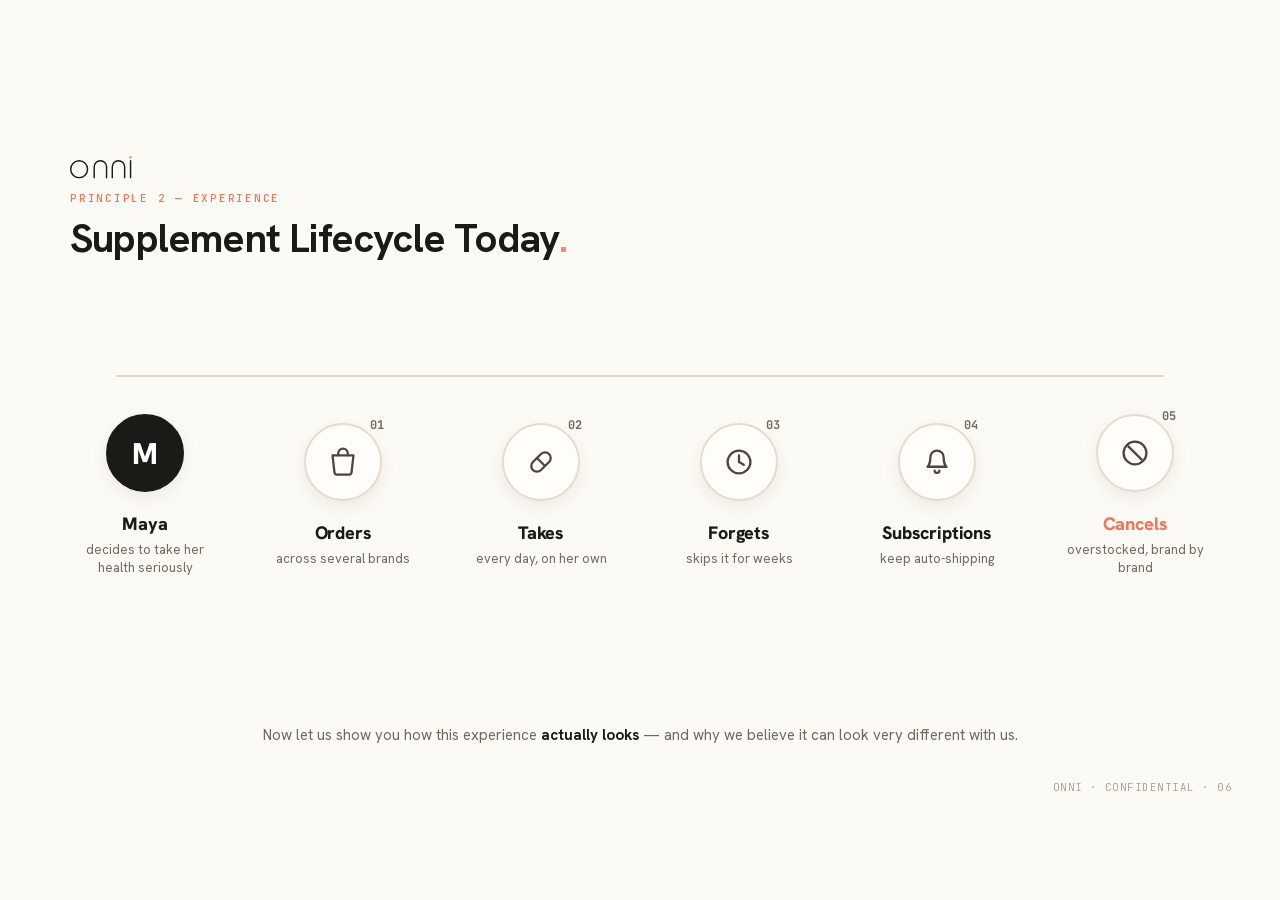
<file: exp1.html>
<!doctype html>
<html lang="en">
<head>
<meta charset="utf-8">
<meta name="viewport" content="width=device-width, initial-scale=1">
<title>onni — The Supplement Lifecycle (preview)</title>
<link rel="preconnect" href="https://fonts.googleapis.com">
<link rel="preconnect" href="https://fonts.gstatic.com" crossorigin>
<link href="https://fonts.googleapis.com/css2?family=Hanken+Grotesk:wght@400;500;600;700;800&family=JetBrains+Mono:wght@500;700&display=swap" rel="stylesheet">
<link rel="stylesheet" href="fonts-embed.css">
<style>
  :root{
    --cream:#FCFAF5; --paper:#FEFDF9; --wheat:#DFD8C9; --line:#E4DDCE;
    --ink:#1A1A17; --slate:#6E6A60; --salmon:#FA8A72; --salmon-deep:#F0765C;
  }
  *{box-sizing:border-box; margin:0; padding:0;}
  html,body{height:100%;}
  body{background:#FCFAF5; font-family:"Hanken Grotesk",system-ui,sans-serif; color:var(--ink); overflow:hidden; display:flex; align-items:center; justify-content:center;}
  .frame{width:1280px; height:720px; background:var(--cream); position:relative; box-shadow:none; overflow:hidden; transform-origin:center center; display:flex; flex-direction:column; padding:64px 70px;}
  .eyebrow{font-family:"JetBrains Mono",monospace; text-transform:uppercase; font-size:11px; font-weight:500; letter-spacing:.16em; color:#F0765C;}
  h1{font-size:40px; font-weight:700; line-height:1.05; letter-spacing:-.02em; margin-top:12px;}
  h1 .dot{color:var(--salmon);}
  .sub{font-size:17px; color:var(--slate); font-weight:600; margin-top:10px;}

  .journey{flex:1; display:flex; align-items:center; justify-content:space-between; position:relative; margin-top:20px;}
  /* the connecting line */
  .journey::before{content:""; position:absolute; left:4%; right:4%; top:96px; height:2px; background:var(--wheat); z-index:0;}

  .node{position:relative; z-index:1; display:flex; flex-direction:column; align-items:center; width:150px; text-align:center;}
  .disc{width:78px; height:78px; border-radius:50%; background:var(--paper); border:2px solid var(--line); display:flex; align-items:center; justify-content:center; box-shadow:0 6px 16px rgba(60,50,35,.08);}
  .disc svg{width:38px; height:38px;}
  .node.persona .disc{background:var(--ink); border-color:var(--ink);}
  .node.persona .disc span{font-size:30px; font-weight:800; color:#fff;}
  .step-n{position:absolute; top:-6px; right:34px; font-family:"JetBrains Mono",monospace; font-size:12px; font-weight:700; color:var(--slate);}
  .label{font-size:18px; font-weight:800; letter-spacing:-.01em; margin-top:20px;}
  .cap{font-size:13px; color:var(--slate); margin-top:6px; line-height:1.35;}
  .node.final .label{color:var(--salmon-deep);}

  .foot{font-size:15px; color:var(--slate); text-align:center; margin-top:14px; line-height:1.4;}
  .foot b{color:var(--ink); font-weight:700;}
</style>
</head>
<body>
<div class="frame" id="frame"><div style="position:absolute;right:48px;bottom:16px;font-family:'JetBrains Mono',monospace;font-size:10.5px;letter-spacing:.14em;text-transform:uppercase;color:#A9A69B;z-index:90">onni · Confidential · 06</div>
  <div style="margin:0 0 12px;position:relative;z-index:8"><svg width="62" viewBox="0 0 346 142" fill="none" style="display:block"><g stroke="#1A1A17" stroke-width="8" stroke-linecap="round" fill="none"><circle cx="51" cy="85" r="47"/><path d="M135 132 L135 72.5 A34.5 34.5 0 0 1 204 72.5 L204 132"/><path d="M236 132 L236 72.5 A34.5 34.5 0 0 1 305 72.5 L305 132"/><path d="M338 132 L338 38"/></g><circle cx="338" cy="18" r="7" fill="#FA8A72"/></svg></div><div class="eyebrow">Principle 2 — Experience</div>
  <h1>Supplement Lifecycle Today<span class="dot">.</span></h1>

  <div class="journey">
    <div class="node persona">
      <div class="disc"><span>M</span></div>
      <div class="label">Maya</div>
      <div class="cap">decides to take her health seriously</div>
    </div>

    <div class="node">
      <span class="step-n">01</span>
      <div class="disc">
        <svg viewBox="0 0 40 40" fill="none" stroke="#4A463E" stroke-width="2.4" stroke-linecap="round" stroke-linejoin="round">
          <path d="M9 13h22l-2 18a2.5 2.5 0 0 1-2.5 2.2H13.5A2.5 2.5 0 0 1 11 31L9 13z"/>
          <path d="M15 13v-2a5 5 0 0 1 10 0v2"/>
        </svg>
      </div>
      <div class="label">Orders</div>
      <div class="cap">across several brands</div>
    </div>

    <div class="node">
      <span class="step-n">02</span>
      <div class="disc">
        <svg viewBox="0 0 40 40" fill="none" stroke="#4A463E" stroke-width="2.4" stroke-linecap="round" stroke-linejoin="round">
          <rect x="8" y="14" width="24" height="12" rx="6" transform="rotate(-45 20 20)"/>
          <line x1="15.76" y1="15.76" x2="24.24" y2="24.24"/>
        </svg>
      </div>
      <div class="label">Takes</div>
      <div class="cap">every day, on her own</div>
    </div>

    <div class="node">
      <span class="step-n">03</span>
      <div class="disc">
        <svg viewBox="0 0 40 40" fill="none" stroke="#4A463E" stroke-width="2.4" stroke-linecap="round" stroke-linejoin="round">
          <circle cx="20" cy="20" r="12"/>
          <path d="M20 13v7l5 3"/>
        </svg>
      </div>
      <div class="label">Forgets</div>
      <div class="cap">skips it for weeks</div>
    </div>

    <div class="node">
      <span class="step-n">04</span>
      <div class="disc">
        <svg viewBox="0 0 40 40" fill="none" stroke="#4A463E" stroke-width="2.4" stroke-linecap="round" stroke-linejoin="round">
          <path d="M13 15a7 7 0 0 1 14 0c0 8 3 10 3 10H10s3-2 3-10z"/>
          <path d="M17.5 29a2.5 2.5 0 0 0 5 0"/>
        </svg>
      </div>
      <div class="label">Subscriptions</div>
      <div class="cap">keep auto-shipping</div>
    </div>

    <div class="node final">
      <span class="step-n">05</span>
      <div class="disc">
        <svg viewBox="0 0 40 40" fill="none" stroke="#4A463E" stroke-width="2.4" stroke-linecap="round" stroke-linejoin="round">
          <circle cx="20" cy="20" r="12"/>
          <path d="M13 13l14 14"/>
        </svg>
      </div>
      <div class="label">Cancels</div>
      <div class="cap">overstocked, brand by brand</div>
    </div>
  </div>

  <div class="foot">Now let us show you how this experience <b>actually looks</b> &mdash; and why we believe it can look very different with us.</div>
</div>
<script>
  const frame = document.getElementById('frame');
  function fit(){ const s = Math.min(window.innerWidth/1280, window.innerHeight/720); frame.style.transform = 'scale(' + s + ')'; }
  window.addEventListener('resize', fit); fit();
</script>

<script>
  document.addEventListener('click', function(){ if(parent&&parent.__deckNext) parent.__deckNext(); });
  document.addEventListener('keydown', function(e){
    if(e.key==='ArrowRight'||e.key===' '||e.key==='Enter'){ e.preventDefault(); parent.__deckNext&&parent.__deckNext(); }
    else if(e.key==='ArrowLeft'||e.key==='Backspace'){ e.preventDefault(); parent.__deckPrev&&parent.__deckPrev(); }
  });
  window.__max=0; window.__next=function(){return false}; window.__prev=function(){return false}; window.__goto=function(){};
</script>
</body>
</html>
</file>
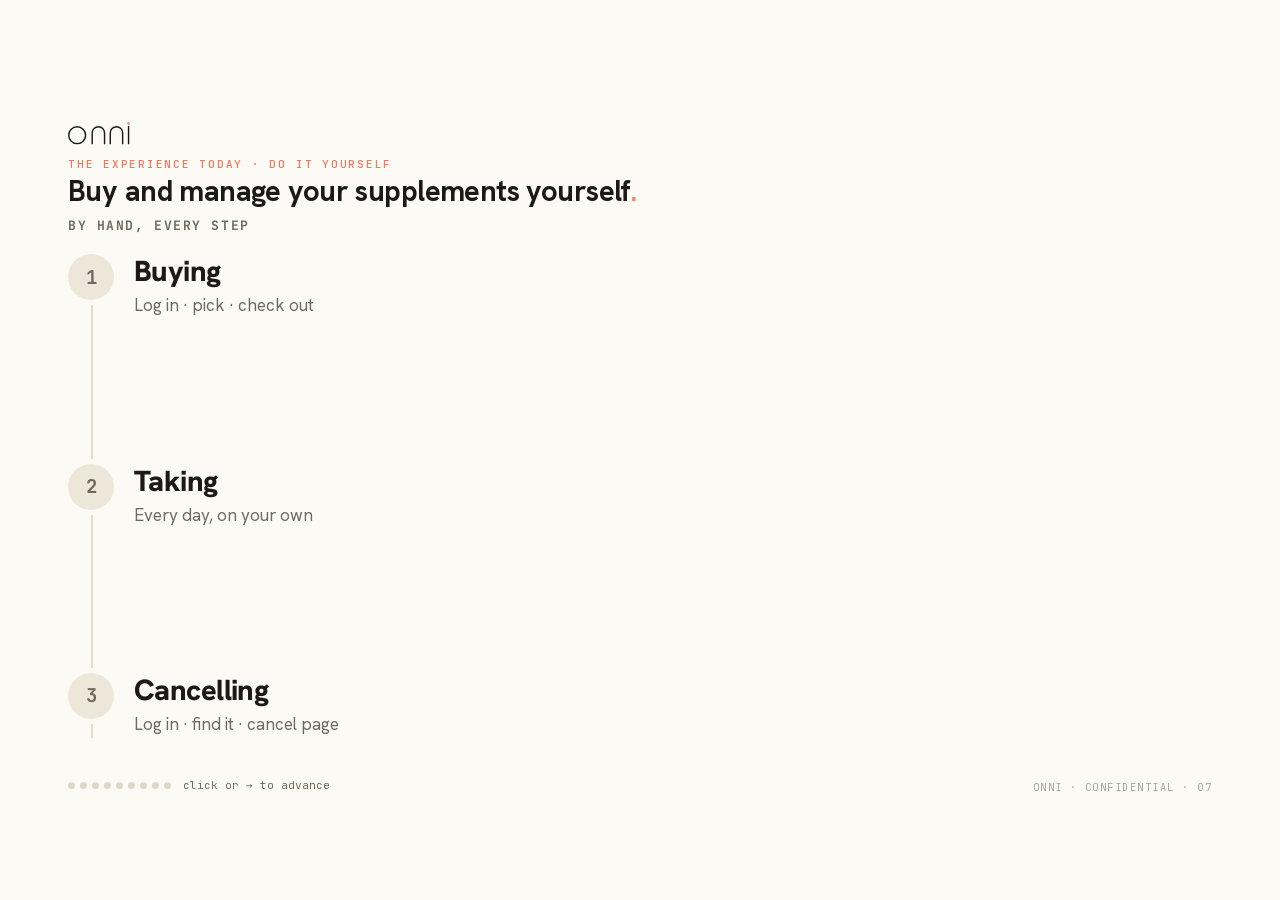
<file: exp2.html>
<!doctype html>
<html lang="en">
<head>
<meta charset="utf-8">
<meta name="viewport" content="width=device-width, initial-scale=1">
<title>onni — Layer 1: Do It Yourself</title>
<link rel="preconnect" href="https://fonts.googleapis.com">
<link rel="preconnect" href="https://fonts.gstatic.com" crossorigin>
<link href="https://fonts.googleapis.com/css2?family=Hanken+Grotesk:wght@400;500;600;700;800&family=JetBrains+Mono:wght@500;700&display=swap" rel="stylesheet">
<link rel="stylesheet" href="fonts-embed.css">
<style>
  :root{
    --cream:#FCFAF5; --paper:#FEFDF9; --wheat:#DFD8C9; --line:#E4DDCE;
    --ink:#1A1A17; --slate:#6E6A60; --salmon:#FA8A72; --salmon-deep:#F0765C; --ph-txt:#8B8474;
  }
  *{box-sizing:border-box; margin:0; padding:0;}
  body{background:#FCFAF5; font-family:"Hanken Grotesk",system-ui,sans-serif; color:var(--ink); min-height:100vh; display:flex; align-items:center; justify-content:center; padding:20px;}
  .frame{width:1280px; height:720px; background:var(--cream); box-shadow:none; overflow:hidden; transform-origin:center center; display:flex; flex-direction:column; padding:30px 48px 18px; position:relative; cursor:pointer;}

  .layertag{font-family:"JetBrains Mono",monospace; font-size:11px; font-weight:500; color:#F0765C; letter-spacing:.16em; text-transform:uppercase; z-index:6; position:relative;}
  h1{font-size:29px; font-weight:700; line-height:1.03; letter-spacing:-.02em; margin-top:6px; z-index:6; position:relative;}
  h1 .dot{color:var(--salmon);}

  .stage{flex:1; position:relative; margin-top:10px; min-height:0;}

  /* Left column — tall steps panel */
  .side{position:absolute; left:0; top:0; bottom:0; width:412px; display:flex; flex-direction:column; z-index:6;}
  .phead{font-family:"JetBrains Mono",monospace; font-size:13px; font-weight:700; letter-spacing:.12em; text-transform:uppercase; color:var(--slate); margin-bottom:6px;}
  .panel{flex:1 1 auto; display:flex; flex-direction:column; justify-content:space-between; position:relative; padding:14px 0 6px;}
  .tline{position:absolute; left:23px; top:34px; bottom:34px; width:2px; background:var(--line); z-index:0;}
  .titem{display:flex; gap:20px; position:relative; z-index:1;}
  .tdot{width:46px; height:46px; border-radius:50%; background:#EDE7DA; flex:0 0 auto; display:flex; align-items:center; justify-content:center; transition:background .45s; box-shadow:0 0 0 5px var(--cream); font-family:"JetBrains Mono",monospace; font-size:19px; font-weight:700; color:var(--slate);}
  .titem.on .tdot{background:var(--salmon-deep); color:#fff;}
  .tbody{flex:1 1 auto; padding-top:3px;}
  .tlab{font-size:29px; font-weight:800; letter-spacing:-.02em; line-height:1;}
  .told{font-size:17px; color:var(--slate); margin-top:8px; line-height:1.3;}
  .tnew{font-size:18px; font-weight:800; color:var(--salmon-deep); margin-top:7px; height:24px; opacity:0; overflow:hidden; transition:opacity .4s ease;}
  .titem.on .tnew{opacity:1;}

  /* Right — the pile of tabs */
  .layer{position:absolute; inset:0;}
  .layer#buyLayer{z-index:2;}
  .layer#cancelLayer{z-index:50;}

  .bpile{position:absolute; width:540px; height:350px; transform-origin:center center; transition:transform .55s cubic-bezier(.4,0,.2,1);}
  .page{position:absolute; width:520px; height:322px; background:#fff; border:1px solid #E3DCCC; border-radius:14px; overflow:hidden;
        box-shadow:0 14px 32px rgba(60,50,35,.18); opacity:0; transform:translateY(40px) scale(.95);
        transition:opacity .45s cubic-bezier(.4,0,.2,1), transform .5s cubic-bezier(.4,0,.2,1);}
  .page.on{opacity:1;}
  .page .bar{height:32px; background:#F0EADD; border-bottom:1px solid #E3DCCC; display:flex; align-items:center; gap:7px; padding:0 13px;}
  .page .d{width:9px; height:9px; border-radius:50%; background:#D6CFBE; flex-shrink:0;}
  .page .url{font-family:"JetBrains Mono",monospace; font-size:11px; color:var(--ph-txt); background:#fff; border:1px solid #E9E3D5; border-radius:7px; padding:3px 12px; margin-left:6px; flex:1; white-space:nowrap; overflow:hidden; text-overflow:ellipsis;}
  .page.cx .bar{background:#F7E7E1; border-color:#EBCBC0;}
  .shot{width:100%; height:calc(100% - 32px); object-fit:cover; object-position:top center; display:block; background:#fff;}

  /* Cabinet photo — drops on top of the pile at the taking step */
  .cabover{position:absolute; left:498px; bottom:112px; width:560px; background:#fff; border:1px solid #E3DCCC; border-radius:15px; padding:9px; z-index:30;
    box-shadow:0 26px 54px rgba(60,50,35,.34); opacity:0; transform:rotate(-3deg) translateY(-30px) scale(.95);
    transition:opacity .5s ease, transform .55s cubic-bezier(.34,1.4,.5,1);}
  .cabover.on{opacity:1; transform:rotate(-3deg) translateY(0) scale(1);}
  .cabover img{width:100%; height:322px; object-fit:cover; border-radius:8px; display:block;}
  .cabover .ccap{padding:11px 6px 3px; text-align:center; font-size:16px; color:var(--slate); font-weight:600;}
  .cabover .ccap b{color:var(--salmon-deep); font-weight:800;}

  .counter{position:absolute; top:-2px; left:788px; font-family:"JetBrains Mono",monospace; font-size:38px; font-weight:700; color:var(--salmon-deep); line-height:1; opacity:0; transform:translateX(-50%) translateY(-6px) scale(.7); transition:opacity .4s ease, transform .4s cubic-bezier(.34,1.56,.64,1); z-index:200;}
  .counter .cx{font-size:22px; color:var(--slate); vertical-align:middle; margin-right:2px;}
  .counter.on{opacity:1; transform:translateX(-50%) translateY(0) scale(1);}

  .foot{display:flex; align-items:center; gap:12px; margin-top:auto; padding-top:6px; z-index:6; position:relative;}
  .dots{display:flex; gap:5px;} .dots i{width:7px; height:7px; border-radius:50%; background:var(--wheat); transition:background .3s;} .dots i.on{background:var(--salmon-deep);}
  .hint{font-family:"JetBrains Mono",monospace; font-size:11px; color:var(--slate); transition:opacity .3s;} .hint.hide{opacity:0;}
</style>
</head>
<body>
  <div class="frame" id="frame"><div style="position:absolute;right:48px;bottom:16px;font-family:'JetBrains Mono',monospace;font-size:10.5px;letter-spacing:.14em;text-transform:uppercase;color:#A9A69B;z-index:90">onni · Confidential · 07</div>
    <div style="margin:0 0 12px;position:relative;z-index:8"><svg width="62" viewBox="0 0 346 142" fill="none" style="display:block"><g stroke="#1A1A17" stroke-width="8" stroke-linecap="round" fill="none"><circle cx="51" cy="85" r="47"/><path d="M135 132 L135 72.5 A34.5 34.5 0 0 1 204 72.5 L204 132"/><path d="M236 132 L236 72.5 A34.5 34.5 0 0 1 305 72.5 L305 132"/><path d="M338 132 L338 38"/></g><circle cx="338" cy="18" r="7" fill="#FA8A72"/></svg></div><div class="layertag">The experience today · do it yourself</div>
    <h1>Buy and manage your supplements yourself<span class="dot">.</span></h1>

    <div class="stage">
      <div class="side">
        <div class="phead">By hand, every step</div>
        <div class="panel">
          <div class="tline"></div>
          <div class="titem" id="ti1">
            <div class="tdot">1</div>
            <div class="tbody"><div class="tlab">Buying</div><div class="told">Log in · pick · check out</div><div class="tnew">every brand — five times over</div></div>
          </div>
          <div class="titem" id="ti2">
            <div class="tdot">2</div>
            <div class="tbody"><div class="tlab">Taking</div><div class="told">Every day, on your own</div><div class="tnew">forget for weeks → overstock</div></div>
          </div>
          <div class="titem" id="ti3">
            <div class="tdot">3</div>
            <div class="tbody"><div class="tlab">Cancelling</div><div class="told">Log in · find it · cancel page</div><div class="tnew">five logins, five times again</div></div>
          </div>
        </div>
      </div>

      <div class="layer" id="buyLayer"></div>
      <div class="cabover" id="cabover">
        <img src="experience_ladder_assets/messy_cabinet.jpg" alt="Overstocked cabinet">
        <div class="ccap"><b>Take → Forget → Overstock</b> — the shelf overflows</div>
      </div>
      <div class="layer" id="cancelLayer"></div>
      <div class="counter" id="counter"><span class="cx">&times;</span>5</div>
    </div>

    <div class="foot">
      <div class="dots" id="dots"></div>
      <div class="hint" id="hint">click or &rarr; to advance</div>
    </div>
  </div>

<script>
  const g = id => document.getElementById(id);
  const frame=g('frame'), buyLayer=g('buyLayer'), cancelLayer=g('cancelLayer'),
        counter=g('counter'), cabover=g('cabover');

  const SHOTS = 'experience_ladder_assets/channel_screenshots/';
  const META = {
    gruns:{n:'Grüns', d:'gruns.co'}, gardenoflife:{n:'Garden of Life', d:'gardenoflife.com'},
    thorne:{n:'Thorne', d:'thorne.com'}, momentous:{n:'Momentous', d:'livemomentous.com'},
  };
  const buyOrder    = ['gruns','gardenoflife','thorne','gardenoflife','momentous'];
  const cancelOrder = ['thorne','thorne','thorne','thorne','thorne'];
  const buyTwist    = [0, -4, 5, -6, 4];
  const cancelTwist = [0, 5, -4, 6, -5];

  const buySteps = [
    {tpl:'login',    path:'/account/login'},
    {tpl:'select',   path:'/products'},
    {tpl:'checkout', path:'/checkout'},
  ];
  const IX = 11, IY = 13;
  const BASE_L = 508, BASE_B = 56;

  function makeCard(brandKey, tpl, urlPath, ki, cx){
    const b = META[brandKey];
    const el = document.createElement('div');
    el.className = 'page' + (cx ? ' cx' : '');
    el.style.left = (ki*IX) + 'px'; el.style.bottom = (ki*IY) + 'px'; el.style.zIndex = ki;
    el.style.transitionDelay = (ki*0.05) + 's';
    el.innerHTML = '<div class="bar"><span class="d"></span><span class="d"></span><span class="d"></span>'
      + '<span class="url">' + b.d + urlPath + '</span></div>'
      + '<img class="shot" src="' + SHOTS + 'L1_' + tpl + '_' + brandKey + '.png" alt="' + b.n + ' ' + tpl + '">';
    return el;
  }

  const piles = [];
  buyOrder.forEach((bk, bi) => {
    const pile = document.createElement('div'); pile.className = 'bpile';
    const cards = [];
    buySteps.forEach((s, ki) => {
      const el = makeCard(bk, s.tpl, s.path, ki, false);
      el.dataset.reveal = (bi===0) ? (ki+1) : 4;
      pile.appendChild(el); cards.push(el);
    });
    buyLayer.appendChild(pile);
    piles.push({pile, phase:'buy', bi, cards});
  });
  cancelOrder.forEach((bk, bi) => {
    const pile = document.createElement('div'); pile.className = 'bpile';
    const login  = makeCard(bk, 'login', '/account/login', 0, true);
    login.dataset.reveal  = (bi===0) ? 7 : 9;
    const cancel = makeCard(bk, 'cancel', '/account/subscriptions/cancel', 1, true);
    cancel.dataset.reveal = (bi===0) ? 8 : 9;
    pile.appendChild(login); pile.appendChild(cancel);
    cancelLayer.appendChild(pile);
    piles.push({pile, phase:'cancel', bi, cards:[login, cancel]});
  });

  function placePile(o){
    const left = BASE_L + o.bi*6;
    const bottom = BASE_B + o.bi*8;
    const rot = (o.phase==='buy' ? buyTwist : cancelTwist)[o.bi];
    o.pile.style.left = left + 'px';
    o.pile.style.bottom = bottom + 'px';
    o.pile.style.transform = 'rotate(' + rot + 'deg)';
    o.pile.style.zIndex = (o.phase==='cancel' ? 100 : 0) + o.bi;
  }

  const NSTEPS = 9;
  const dotsWrap = g('dots');
  const dots = Array.from({length:NSTEPS}).map(()=>{ const i=document.createElement('i'); dotsWrap.appendChild(i); return i; });

  let p = 0;
  function reveal(el){ if(+el.dataset.reveal <= p){ el.classList.add('on'); el.style.transform='none'; } else { el.classList.remove('on'); el.style.transform='translateY(40px) scale(.95)'; } }
  function render(){
    piles.forEach(o => { placePile(o); o.cards.forEach(reveal); });
    cabover.classList.toggle('on', p >= 6);
    counter.classList.toggle('on', (p >= 4 && p <= 5) || p === 9);
    g('ti1').classList.toggle('on', p >= 1);
    g('ti2').classList.toggle('on', p >= 6);
    g('ti3').classList.toggle('on', p >= 7);
    dots.forEach((d,i)=> d.classList.toggle('on', i<p));
    g('hint').classList.toggle('hide', p>0);
  }
  function next(){ if(p<NSTEPS){ p++; render(); } else if(parent&&parent.__deckNext){ parent.__deckNext(); } }
  function prev(){ if(p>0){ p--; render(); } else if(parent&&parent.__deckPrev){ parent.__deckPrev(); } }

  frame.addEventListener('click', next);
  document.addEventListener('keydown', e=>{
    if(e.key==='ArrowRight'||e.key===' '||e.key==='Enter'){ e.preventDefault(); next(); }
    else if(e.key==='ArrowLeft'||e.key==='Backspace'){ e.preventDefault(); prev(); }
  });
  function fit(){ const s=Math.min(window.innerWidth/1280, window.innerHeight/720); frame.style.transform='scale('+s+')'; }
  window.addEventListener('resize', fit); fit();
  window.__goto = n => { p = n; render(); }; window.__max = NSTEPS; window.__next = function(){ if(p<NSTEPS){ p++; render(); return true; } return false; }; window.__prev = function(){ if(p>0){ p--; render(); return true; } return false; };
  render();
</script>
</body>
</html>
</file>
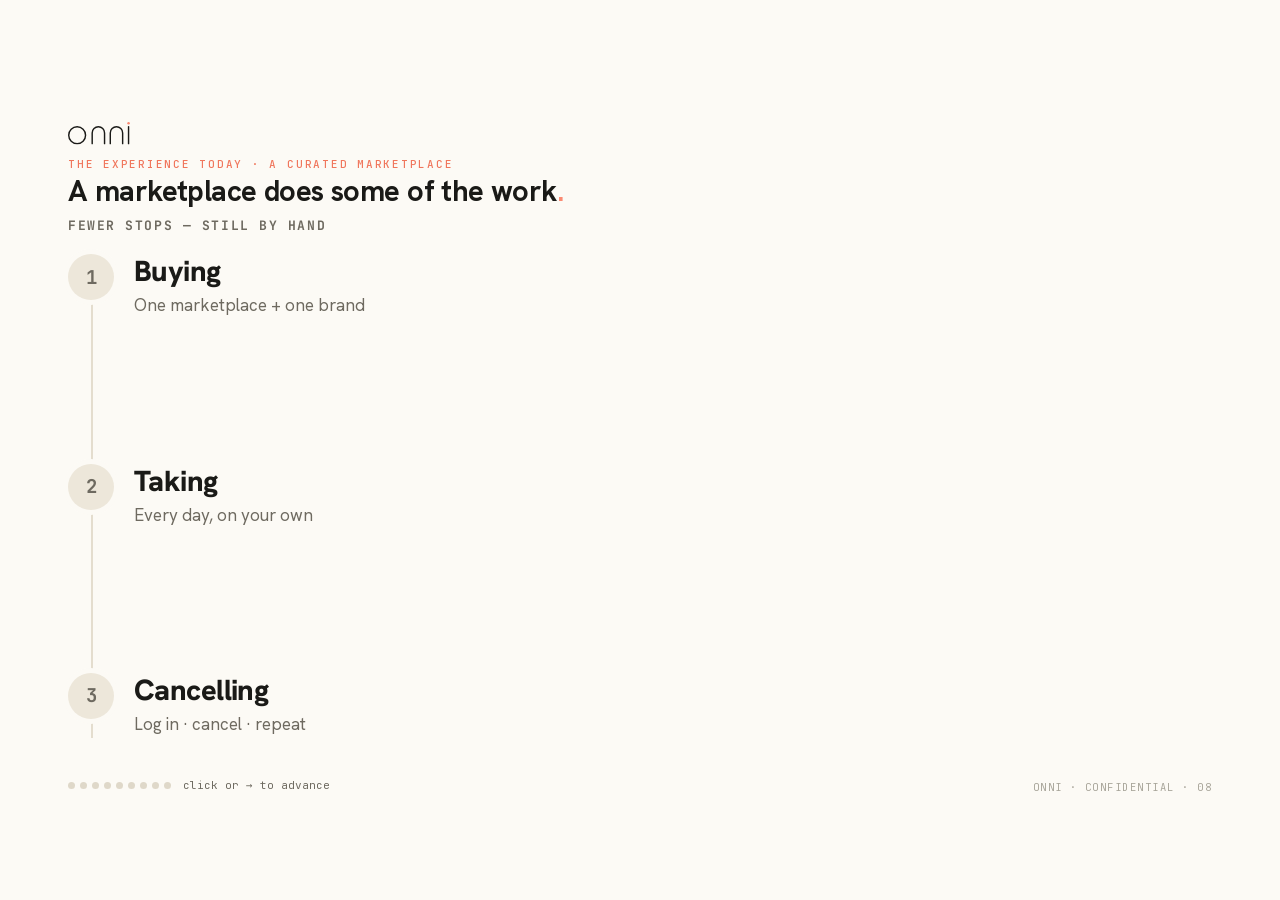
<file: exp3.html>
<!doctype html>
<html lang="en">
<head>
<meta charset="utf-8">
<meta name="viewport" content="width=device-width, initial-scale=1">
<title>onni — Layer 2: A Curated Marketplace</title>
<link rel="preconnect" href="https://fonts.googleapis.com">
<link rel="preconnect" href="https://fonts.gstatic.com" crossorigin>
<link href="https://fonts.googleapis.com/css2?family=Hanken+Grotesk:wght@400;500;600;700;800&family=JetBrains+Mono:wght@500;700&display=swap" rel="stylesheet">
<link rel="stylesheet" href="fonts-embed.css">
<style>
  :root{
    --cream:#FCFAF5; --paper:#FEFDF9; --wheat:#DFD8C9; --line:#E4DDCE;
    --ink:#1A1A17; --slate:#6E6A60; --salmon:#FA8A72; --salmon-deep:#F0765C; --ph-txt:#8B8474;
  }
  *{box-sizing:border-box; margin:0; padding:0;}
  body{background:#FCFAF5; font-family:"Hanken Grotesk",system-ui,sans-serif; color:var(--ink); min-height:100vh; display:flex; align-items:center; justify-content:center; padding:20px;}
  .frame{width:1280px; height:720px; background:var(--cream); box-shadow:none; overflow:hidden; transform-origin:center center; display:flex; flex-direction:column; padding:30px 48px 18px; position:relative; cursor:pointer;}

  .layertag{font-family:"JetBrains Mono",monospace; font-size:11px; font-weight:500; color:#F0765C; letter-spacing:.16em; text-transform:uppercase; z-index:6; position:relative;}
  h1{font-size:29px; font-weight:700; line-height:1.03; letter-spacing:-.02em; margin-top:6px; z-index:6; position:relative;}
  h1 .dot{color:var(--salmon);}

  .stage{flex:1; position:relative; margin-top:10px; min-height:0;}

  /* Left column — tall steps panel */
  .side{position:absolute; left:0; top:0; bottom:0; width:412px; display:flex; flex-direction:column; z-index:6;}
  .phead{font-family:"JetBrains Mono",monospace; font-size:13px; font-weight:700; letter-spacing:.12em; text-transform:uppercase; color:var(--slate); margin-bottom:6px;}
  .panel{flex:1 1 auto; display:flex; flex-direction:column; justify-content:space-between; position:relative; padding:14px 0 6px;}
  .tline{position:absolute; left:23px; top:34px; bottom:34px; width:2px; background:var(--line); z-index:0;}
  .titem{display:flex; gap:20px; position:relative; z-index:1;}
  .tdot{width:46px; height:46px; border-radius:50%; background:#EDE7DA; flex:0 0 auto; display:flex; align-items:center; justify-content:center; transition:background .45s; box-shadow:0 0 0 5px var(--cream); font-family:"JetBrains Mono",monospace; font-size:19px; font-weight:700; color:var(--slate);}
  .titem.on .tdot{background:var(--salmon-deep); color:#fff;}
  .tbody{flex:1 1 auto; padding-top:3px;}
  .tlab{font-size:29px; font-weight:800; letter-spacing:-.02em; line-height:1;}
  .told{font-size:17px; color:var(--slate); margin-top:8px; line-height:1.3;}
  .tnew{font-size:18px; font-weight:800; color:var(--salmon-deep); margin-top:7px; height:24px; opacity:0; overflow:hidden; transition:opacity .4s ease;}
  .titem.on .tnew{opacity:1;}

  /* Right — the pile of tabs */
  .layer{position:absolute; inset:0;}
  .layer#buyLayer{z-index:2;}
  .layer#cancelLayer{z-index:50;}

  .bpile{position:absolute; width:540px; height:350px; transform-origin:center center; transition:transform .55s cubic-bezier(.4,0,.2,1);}
  .page{position:absolute; width:520px; height:322px; background:#fff; border:1px solid #E3DCCC; border-radius:14px; overflow:hidden;
        box-shadow:0 14px 32px rgba(60,50,35,.18); opacity:0; transform:translateY(40px) scale(.95);
        transition:opacity .45s cubic-bezier(.4,0,.2,1), transform .5s cubic-bezier(.4,0,.2,1);}
  .page.on{opacity:1;}
  .page .bar{height:32px; background:#F0EADD; border-bottom:1px solid #E3DCCC; display:flex; align-items:center; gap:7px; padding:0 13px;}
  .page .d{width:9px; height:9px; border-radius:50%; background:#D6CFBE; flex-shrink:0;}
  .page .url{font-family:"JetBrains Mono",monospace; font-size:11px; color:var(--ph-txt); background:#fff; border:1px solid #E9E3D5; border-radius:7px; padding:3px 12px; margin-left:6px; flex:1; white-space:nowrap; overflow:hidden; text-overflow:ellipsis;}
  .page.cx .bar{background:#F7E7E1; border-color:#EBCBC0;}
  .page.mk .bar{background:#EDEAE4; border-color:#E0DCD4;}
  .shot{width:100%; height:calc(100% - 32px); object-fit:cover; object-position:top center; display:block; background:#fff;}

  /* Cabinet photo — drops on top of the pile at the taking step */
  .cabover{position:absolute; left:498px; bottom:112px; width:560px; background:#fff; border:1px solid #E3DCCC; border-radius:15px; padding:9px; z-index:30;
    box-shadow:0 26px 54px rgba(60,50,35,.34); opacity:0; transform:rotate(-3deg) translateY(-30px) scale(.95);
    transition:opacity .5s ease, transform .55s cubic-bezier(.34,1.4,.5,1);}
  .cabover.on{opacity:1; transform:rotate(-3deg) translateY(0) scale(1);}
  .cabover img{width:100%; height:322px; object-fit:cover; border-radius:8px; display:block;}
  .cabover .ccap{padding:11px 6px 3px; text-align:center; font-size:16px; color:var(--slate); font-weight:600;}
  .cabover .ccap b{color:var(--salmon-deep); font-weight:800;}

  .counter{position:absolute; top:-2px; left:788px; font-family:"JetBrains Mono",monospace; font-size:38px; font-weight:700; color:var(--salmon-deep); line-height:1; opacity:0; transform:translateX(-50%) translateY(-6px) scale(.7); transition:opacity .4s ease, transform .4s cubic-bezier(.34,1.56,.64,1); z-index:200;}
  .counter .cx{font-size:22px; color:var(--slate); vertical-align:middle; margin-right:2px;}
  .counter.on{opacity:1; transform:translateX(-50%) translateY(0) scale(1);}

  .foot{display:flex; align-items:center; gap:12px; margin-top:auto; padding-top:6px; z-index:6; position:relative;}
  .dots{display:flex; gap:5px;} .dots i{width:7px; height:7px; border-radius:50%; background:var(--wheat); transition:background .3s;} .dots i.on{background:var(--salmon-deep);}
  .hint{font-family:"JetBrains Mono",monospace; font-size:11px; color:var(--slate); transition:opacity .3s;} .hint.hide{opacity:0;}
</style>
</head>
<body>
  <div class="frame" id="frame"><div style="position:absolute;right:48px;bottom:16px;font-family:'JetBrains Mono',monospace;font-size:10.5px;letter-spacing:.14em;text-transform:uppercase;color:#A9A69B;z-index:90">onni · Confidential · 08</div>
    <div style="margin:0 0 12px;position:relative;z-index:8"><svg width="62" viewBox="0 0 346 142" fill="none" style="display:block"><g stroke="#1A1A17" stroke-width="8" stroke-linecap="round" fill="none"><circle cx="51" cy="85" r="47"/><path d="M135 132 L135 72.5 A34.5 34.5 0 0 1 204 72.5 L204 132"/><path d="M236 132 L236 72.5 A34.5 34.5 0 0 1 305 72.5 L305 132"/><path d="M338 132 L338 38"/></g><circle cx="338" cy="18" r="7" fill="#FA8A72"/></svg></div><div class="layertag">The experience today · a curated marketplace</div>
    <h1>A marketplace does some of the work<span class="dot">.</span></h1>

    <div class="stage">
      <div class="side">
        <div class="phead">Fewer stops — still by hand</div>
        <div class="panel">
          <div class="tline"></div>
          <div class="titem" id="ti1">
            <div class="tdot">1</div>
            <div class="tbody"><div class="tlab">Buying</div><div class="told">One marketplace + one brand</div><div class="tnew">two logins, not five</div></div>
          </div>
          <div class="titem" id="ti2">
            <div class="tdot">2</div>
            <div class="tbody"><div class="tlab">Taking</div><div class="told">Every day, on your own</div><div class="tnew">forget for weeks → overstock</div></div>
          </div>
          <div class="titem" id="ti3">
            <div class="tdot">3</div>
            <div class="tbody"><div class="tlab">Cancelling</div><div class="told">Log in · cancel · repeat</div><div class="tnew">two subscriptions, by hand</div></div>
          </div>
        </div>
      </div>

      <div class="layer" id="buyLayer"></div>
      <div class="cabover" id="cabover">
        <img src="experience_ladder_assets/messy_cabinet.jpg" alt="Overstocked cabinet">
        <div class="ccap"><b>Take → Forget → Overstock</b> — the shelf overflows</div>
      </div>
      <div class="layer" id="cancelLayer"></div>
      <div class="counter" id="counter"><span class="cx">&times;</span>2</div>
    </div>

    <div class="foot">
      <div class="dots" id="dots"></div>
      <div class="hint" id="hint">click or &rarr; to advance</div>
    </div>
  </div>

<script>
  const g = id => document.getElementById(id);
  const frame=g('frame'), buyLayer=g('buyLayer'), cancelLayer=g('cancelLayer'),
        counter=g('counter'), cabover=g('cabover');

  const SHOTS = 'experience_ladder_assets/channel_screenshots/';
  const META = { gruns:{n:'Grüns', d:'gruns.co'}, superpower:{n:'Superpower', d:'superpower.com'} };
  const IX = 11, IY = 13;
  const BASE_L = 508, BASE_B = 56;
  const buyTwist    = [0, -5];
  const cancelTwist = [0, 6];

  const buyPiles = [
    { brand:'gruns', cards:[
      {url:'/account/login', img:'L1_login_gruns.png',    reveal:1, cx:false},
      {url:'/products',      img:'L1_select_gruns.png',   reveal:2, cx:false},
      {url:'/checkout',      img:'L1_checkout_gruns.png', reveal:3, cx:false},
    ]},
    { brand:'superpower', cards:[
      {url:'/login',        img:'L2_login_superpower.png',       reveal:4, cx:false},
      {url:'/most-ordered', img:'L2_marketplace_superpower.png', reveal:5, mk:true},
      {url:'/checkout',     img:'L2_checkout_superpower.png',    reveal:6, cx:false},
    ]},
  ];
  const cancelPiles = [
    { brand:'gruns', cards:[
      {url:'/account/login',                img:'L1_login_gruns.png',  reveal:8, cx:true},
      {url:'/account/subscriptions/cancel', img:'L2_cancel_gruns.png', reveal:8, cx:true},
    ]},
    { brand:'superpower', cards:[
      {url:'/login',                        img:'L2_login_superpower.png',  reveal:9, cx:true},
      {url:'/account/subscriptions/cancel', img:'L2_cancel_superpower.png', reveal:9, cx:true},
    ]},
  ];

  function makeCard(brandKey, c, ki){
    const b = META[brandKey];
    const el = document.createElement('div');
    el.className = 'page' + (c.cx ? ' cx' : '') + (c.mk ? ' mk' : '');
    el.style.left = (ki*IX) + 'px'; el.style.bottom = (ki*IY) + 'px'; el.style.zIndex = ki;
    el.style.transitionDelay = (ki*0.05) + 's';
    el.dataset.reveal = c.reveal;
    el.innerHTML = '<div class="bar"><span class="d"></span><span class="d"></span><span class="d"></span>'
      + '<span class="url">' + b.d + c.url + '</span></div>'
      + '<img class="shot" src="' + SHOTS + c.img + '" alt="">';
    return el;
  }

  const piles = [];
  function build(defs, phase){
    defs.forEach((pd, bi) => {
      const pile = document.createElement('div'); pile.className = 'bpile';
      const cards = pd.cards.map((c, ki) => { const el = makeCard(pd.brand, c, ki); pile.appendChild(el); return el; });
      (phase==='buy' ? buyLayer : cancelLayer).appendChild(pile);
      piles.push({pile, phase, bi, cards});
    });
  }
  build(buyPiles, 'buy');
  build(cancelPiles, 'cancel');

  function placePile(o){
    const left = BASE_L + o.bi*16;
    const bottom = BASE_B + o.bi*18;
    const rot = (o.phase==='buy' ? buyTwist : cancelTwist)[o.bi];
    o.pile.style.left = left + 'px';
    o.pile.style.bottom = bottom + 'px';
    o.pile.style.transform = 'rotate(' + rot + 'deg)';
    o.pile.style.zIndex = (o.phase==='cancel' ? 100 : 0) + o.bi;
  }

  const NSTEPS = 9;
  const dotsWrap = g('dots');
  const dots = Array.from({length:NSTEPS}).map(()=>{ const i=document.createElement('i'); dotsWrap.appendChild(i); return i; });

  let p = 0;
  function reveal(el){ if(+el.dataset.reveal <= p){ el.classList.add('on'); el.style.transform='none'; } else { el.classList.remove('on'); el.style.transform='translateY(40px) scale(.95)'; } }
  function render(){
    piles.forEach(o => { placePile(o); o.cards.forEach(reveal); });
    cabover.classList.toggle('on', p >= 7);
    counter.classList.toggle('on', p >= 6);   // ×2 — two logins, not five
    g('ti1').classList.toggle('on', p >= 1);
    g('ti2').classList.toggle('on', p >= 7);
    g('ti3').classList.toggle('on', p >= 8);
    dots.forEach((d,i)=> d.classList.toggle('on', i<p));
    g('hint').classList.toggle('hide', p>0);
  }
  function next(){ if(p<NSTEPS){ p++; render(); } else if(parent&&parent.__deckNext){ parent.__deckNext(); } }
  function prev(){ if(p>0){ p--; render(); } else if(parent&&parent.__deckPrev){ parent.__deckPrev(); } }

  frame.addEventListener('click', next);
  document.addEventListener('keydown', e=>{
    if(e.key==='ArrowRight'||e.key===' '||e.key==='Enter'){ e.preventDefault(); next(); }
    else if(e.key==='ArrowLeft'||e.key==='Backspace'){ e.preventDefault(); prev(); }
  });
  function fit(){ const s=Math.min(window.innerWidth/1280, window.innerHeight/720); frame.style.transform='scale('+s+')'; }
  window.addEventListener('resize', fit); fit();
  window.__goto = n => { p = n; render(); }; window.__max = NSTEPS; window.__next = function(){ if(p<NSTEPS){ p++; render(); return true; } return false; }; window.__prev = function(){ if(p>0){ p--; render(); return true; } return false; };
  render();
</script>
</body>
</html>
</file>
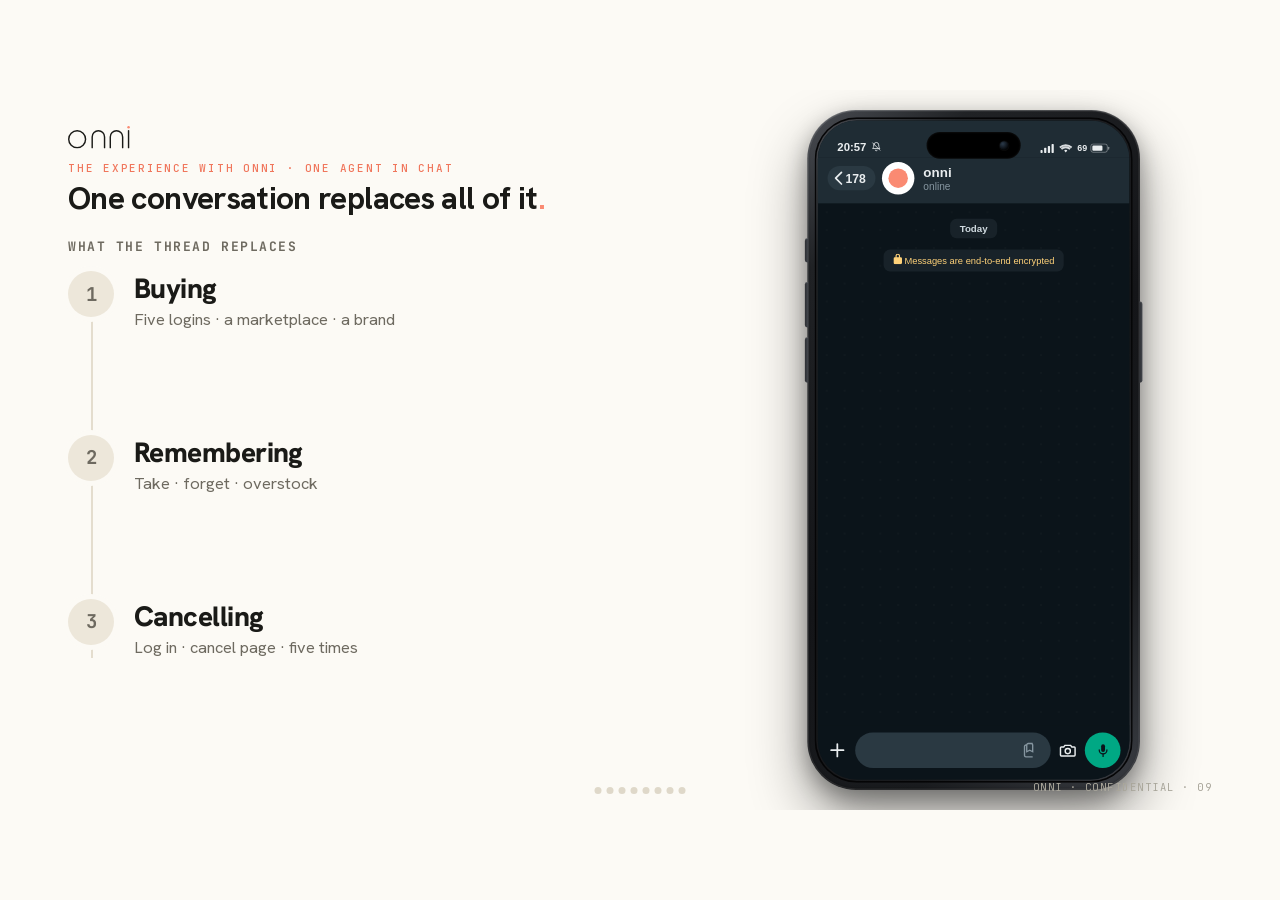
<file: exp4.html>
<!doctype html>
<html lang="en">
<head>
<meta charset="utf-8">
<meta name="viewport" content="width=device-width, initial-scale=1">
<title>onni — Layer 3: One Agent in Chat</title>
<link rel="preconnect" href="https://fonts.googleapis.com">
<link rel="preconnect" href="https://fonts.gstatic.com" crossorigin>
<link href="https://fonts.googleapis.com/css2?family=Hanken+Grotesk:wght@400;500;600;700;800&family=JetBrains+Mono:wght@500;700&display=swap" rel="stylesheet">
<link rel="stylesheet" href="fonts-embed.css">
<style>
  :root{
    --cream:#FCFAF5; --paper:#FEFDF9; --wheat:#DFD8C9; --line:#E4DDCE;
    --ink:#1A1A17; --slate:#6E6A60; --salmon:#FA8A72; --salmon-deep:#F0765C;
    --wa-bg:#0B141A; --wa-header:#1F2C34; --wa-header-btn:#2A3942;
    --wa-bubble-in:#1F2C34; --wa-bubble-out:#005C4B; --wa-divider:#182229;
    --wa-input:#2A3942; --wa-text:#E9EDEF; --wa-text-dim:#8696A0;
    --wa-time:rgba(233,237,239,.5); --wa-tick:#53BDEB; --wa-enc:#FFD279; --wa-mic:#00A884;
  }
  *{box-sizing:border-box; margin:0; padding:0;}
  body{background:#FCFAF5; font-family:"Hanken Grotesk",system-ui,sans-serif; color:var(--ink); min-height:100vh; display:flex; align-items:center; justify-content:center; padding:20px;}
  .frame{width:1280px; height:720px; background:var(--cream); box-shadow:none; overflow:hidden; transform-origin:center center; padding:34px 48px; position:relative; cursor:pointer;}

  .layertag{font-family:"JetBrains Mono",monospace; font-size:11px; font-weight:500; color:#F0765C; letter-spacing:.16em; text-transform:uppercase;}
  h1{font-size:32px; font-weight:700; line-height:1.05; letter-spacing:-.02em; margin-top:7px; max-width:760px;}
  h1 .dot{color:var(--salmon);}

  /* Left panel — matches Layers 1 & 2 */
  .panel{position:absolute; left:48px; top:148px; bottom:56px; width:452px; display:flex; flex-direction:column;}
  .phead{font-family:"JetBrains Mono",monospace; font-size:13px; font-weight:700; letter-spacing:.12em; text-transform:uppercase; color:var(--slate); margin-bottom:4px;}
  .steps{flex:1 1 auto; display:flex; flex-direction:column; justify-content:space-between; position:relative; padding:12px 0 4px;}
  .tline{position:absolute; left:23px; top:34px; bottom:34px; width:2px; background:var(--line); z-index:0;}
  .titem{display:flex; gap:20px; position:relative; z-index:1;}
  .tdot{width:46px; height:46px; border-radius:50%; background:#EDE7DA; flex:0 0 auto; display:flex; align-items:center; justify-content:center; transition:background .45s; box-shadow:0 0 0 5px var(--cream); font-family:"JetBrains Mono",monospace; font-size:19px; font-weight:700; color:var(--slate);}
  .titem.on .tdot{background:var(--salmon-deep); color:#fff;}
  .tbody{flex:1 1 auto; padding-top:3px;}
  .tlab{font-size:28px; font-weight:800; letter-spacing:-.02em; line-height:1;}
  .told{font-size:16.5px; color:var(--slate); margin-top:7px; line-height:1.3;}
  .tnew{font-size:18px; font-weight:800; color:var(--salmon-deep); margin-top:6px; height:24px; opacity:0; overflow:hidden; transition:opacity .4s ease;}
  .titem.on .tnew{opacity:1;}

  .endpoint{display:flex; align-items:center; gap:16px; margin-top:14px; opacity:0; transform:translateY(6px); transition:all .5s ease;}
  .endpoint.on{opacity:1; transform:none;}
  .endpoint .big{font-family:"JetBrains Mono",monospace; font-size:64px; font-weight:700; line-height:.75; color:var(--salmon-deep); letter-spacing:-.04em;}
  .endpoint .etx{font-size:17px; font-weight:800; line-height:1.2;}
  .endpoint .etx span{display:block; font-size:14px; font-weight:600; color:var(--slate); margin-top:2px;}

  .dots{position:absolute; left:50%; transform:translateX(-50%); bottom:16px; display:flex; gap:5px;}
  .dots i{width:7px; height:7px; border-radius:50%; background:var(--wheat); transition:background .3s;} .dots i.on{background:var(--salmon-deep);}

  /* Cabinet photo — plain (build-up to the device in Layer 4) */
  .cabmini{position:absolute; left:544px; top:50%; width:256px; transform:translateY(-50%) rotate(-3deg) scale(.94); transform-origin:center;
    background:#fff; border:1px solid var(--line); border-radius:14px; padding:9px; box-shadow:0 22px 46px rgba(60,50,35,.32); z-index:5;
    opacity:0; transition:opacity .55s ease, transform .55s cubic-bezier(.34,1.4,.5,1);}
  .cabmini.on{opacity:1; transform:translateY(-50%) rotate(-3deg) scale(1);}
  .cabmini img{width:100%; height:172px; object-fit:cover; border-radius:8px; display:block;}
  .cabmini .cap{padding:10px 4px 2px; text-align:center; font-size:14.5px; font-weight:700; color:var(--slate);}

  /* Phone — right, large, realistic device */
  #scaler{position:absolute; right:120px; top:50%; transform-origin:right center;}
  .device{position:relative; width:410px; height:838px; border-radius:60px; padding:13px;
    background:linear-gradient(135deg,#4a4d53 0%,#202225 16%,#141518 50%,#1a1c1f 78%,#3a3d43 100%);
    box-shadow:0 34px 70px rgba(0,0,0,.42), 0 10px 26px rgba(0,0,0,.30),
      inset 0 0 0 2px rgba(255,255,255,.10), inset 0 1px 1px rgba(255,255,255,.18), inset 0 -2px 3px rgba(0,0,0,.5);}
  .device::after{content:""; position:absolute; inset:9px; border-radius:52px; box-shadow:inset 0 0 0 2px #050506; pointer-events:none; z-index:4;}
  .btn{position:absolute; background:linear-gradient(90deg,#2b2d31,#43464c); border-radius:3px; box-shadow:inset 0 1px 1px rgba(255,255,255,.15);}
  .b-action{left:-3px; top:158px; width:4px; height:30px; border-radius:3px 0 0 3px;}
  .b-volup{left:-3px; top:212px; width:4px; height:56px; border-radius:3px 0 0 3px;}
  .b-voldn{left:-3px; top:280px; width:4px; height:56px; border-radius:3px 0 0 3px;}
  .b-power{right:-3px; top:236px; width:4px; height:100px; border-radius:0 3px 3px 0;}
  .island{position:absolute; top:27px; left:50%; transform:translateX(-50%); width:116px; height:33px; background:#000; border-radius:20px; z-index:6;
    box-shadow:inset 0 0 2px 1px rgba(255,255,255,.05);}
  .island::after{content:""; position:absolute; right:15px; top:50%; transform:translateY(-50%); width:11px; height:11px; border-radius:50%;
    background:radial-gradient(circle at 35% 30%, #2b3a4a, #05070a 70%); box-shadow:0 0 0 1px rgba(255,255,255,.04);}
  .phone{width:100%; height:100%; background:var(--wa-bg); border-radius:48px; overflow:hidden;
    display:flex; flex-direction:column; color:var(--wa-text);
    font-family:"Plus Jakarta Sans",-apple-system,BlinkMacSystemFont,"Segoe UI",Roboto,sans-serif;}
  .statusbar{height:46px; flex:0 0 auto; background:var(--wa-header); display:flex; align-items:flex-end; justify-content:space-between; padding:0 24px 6px; font-size:14px; font-weight:600;}
  .statusbar .left,.statusbar .right{display:flex; align-items:center; gap:6px;}
  .battery{display:flex; align-items:center; gap:3px;} .battery .pct{font-size:11px; font-weight:600;}
  .header{flex:0 0 auto; background:var(--wa-header); display:flex; align-items:center; gap:6px; padding:5px 12px 11px;}
  .back{display:flex; align-items:center; gap:3px; color:var(--wa-text); background:var(--wa-header-btn); border-radius:999px; padding:6px 12px 6px 8px; font-size:15px; font-weight:600;}
  .avatar{width:40px; height:40px; border-radius:50%; background:#fff; flex:0 0 auto; display:flex; align-items:center; justify-content:center; margin-left:2px;}
  .avatar .dot{width:60%; height:60%; border-radius:50%; background:var(--salmon);}
  .peer{flex:1 1 auto; min-width:0; margin-left:5px;}
  .peer .name{font-size:16.5px; font-weight:600; line-height:1.15;}
  .peer .status{font-size:12.5px; color:var(--wa-text-dim); margin-top:1px;}
  .thread{flex:1 1 auto; overflow-y:auto; padding:14px 10px 8px; display:flex; flex-direction:column; gap:4px;
    background-image:radial-gradient(rgba(255,255,255,.02) 1px, transparent 1px); background-size:22px 22px;}
  .thread::-webkit-scrollbar{width:0;}
  .day-pill,.enc-pill{align-self:center; background:var(--wa-divider); color:var(--wa-text-dim); border-radius:8px; font-size:12px; padding:5px 12px; margin:5px 0;}
  .day-pill{font-weight:600; color:#CFD9DF;}
  .enc-pill{max-width:90%; text-align:center; line-height:1.4; color:var(--wa-enc); font-size:11.5px;}
  .row{display:flex; margin-top:5px;}
  .row.in{justify-content:flex-start;} .row.out{justify-content:flex-end;} .row.tight{margin-top:2px;}
  .bubble{max-width:80%; padding:7px 10px 8px; border-radius:10px; font-size:15.5px; line-height:1.37; position:relative; box-shadow:0 1px .5px rgba(0,0,0,.18);}
  .row.in .bubble{background:var(--wa-bubble-in); border-top-left-radius:2px;}
  .row.out .bubble{background:var(--wa-bubble-out); border-top-right-radius:2px;}
  .bubble.img{padding:3px; width:200px; max-width:82%;}
  .bubble.img img{width:100%; display:block; border-radius:8px; object-fit:cover; aspect-ratio:3/4; background:#0f1a20;}
  .bubble.img .cap{padding:6px 6px 4px; font-size:15.5px; line-height:1.37;}
  .meta{float:right; margin:6px 0 -2px 9px; display:inline-flex; align-items:center; gap:3px; font-size:11px; color:var(--wa-time);}
  .meta .tick{color:var(--wa-tick);}
  .composer{flex:0 0 auto; padding:9px 11px 14px; display:flex; align-items:center; gap:9px; background:var(--wa-bg);}
  .field{flex:1 1 auto; background:var(--wa-input); border-radius:999px; height:44px; display:flex; align-items:center; padding:0 14px; color:var(--wa-text-dim); font-size:15px;}
  .mic{width:44px; height:44px; flex:0 0 auto; background:var(--wa-mic); border-radius:50%; display:flex; align-items:center; justify-content:center; color:#0B141A;}
  @keyframes enterMsg{from{opacity:0; transform:translateY(16px) scale(.96);} to{opacity:1; transform:none;}}
  .row.enter{animation:enterMsg .4s cubic-bezier(.34,1.3,.5,1) both;}
</style>
</head>
<body>
  <div class="frame" id="frame"><div style="position:absolute;right:48px;bottom:16px;font-family:'JetBrains Mono',monospace;font-size:10.5px;letter-spacing:.14em;text-transform:uppercase;color:#A9A69B;z-index:90">onni · Confidential · 09</div>
    <div style="margin:0 0 12px;position:relative;z-index:8"><svg width="62" viewBox="0 0 346 142" fill="none" style="display:block"><g stroke="#1A1A17" stroke-width="8" stroke-linecap="round" fill="none"><circle cx="51" cy="85" r="47"/><path d="M135 132 L135 72.5 A34.5 34.5 0 0 1 204 72.5 L204 132"/><path d="M236 132 L236 72.5 A34.5 34.5 0 0 1 305 72.5 L305 132"/><path d="M338 132 L338 38"/></g><circle cx="338" cy="18" r="7" fill="#FA8A72"/></svg></div><div class="layertag">The experience with onni · one agent in chat</div>
    <h1>One conversation replaces all of it<span class="dot">.</span></h1>

    <div class="panel">
      <div class="phead">What the thread replaces</div>
      <div class="steps">
        <div class="tline"></div>
        <div class="titem" id="ti1">
          <div class="tdot">1</div>
          <div class="tbody"><div class="tlab">Buying</div><div class="told">Five logins · a marketplace · a brand</div><div class="tnew">&rarr; one message</div></div>
        </div>
        <div class="titem" id="ti2">
          <div class="tdot">2</div>
          <div class="tbody"><div class="tlab">Remembering</div><div class="told">Take · forget · overstock</div><div class="tnew">&rarr; a nudge that knows your day</div></div>
        </div>
        <div class="titem" id="ti3">
          <div class="tdot">3</div>
          <div class="tbody"><div class="tlab">Cancelling</div><div class="told">Log in · cancel page · five times</div><div class="tnew">&rarr; just send a photo</div></div>
        </div>
      </div>
      <div class="endpoint" id="endpoint"><span class="big">1</span><div class="etx">endpoint<span>for all of it</span></div></div>
    </div>

    <div class="cabmini" id="cabmini">
      <img src="experience_ladder_assets/messy_cabinet.jpg" alt="Overstocked cabinet">
      <div class="cap">Still on the shelf — for now.</div>
    </div>

    <div class="dots" id="dots"></div>

    <div id="scaler"><div class="device">
      <span class="btn b-action"></span><span class="btn b-volup"></span><span class="btn b-voldn"></span><span class="btn b-power"></span>
      <div class="phone" id="phone"></div>
      <div class="island"></div>
    </div></div>
  </div>

<script>
  const g = id => document.getElementById(id);
  const frame=g('frame'), phone=g('phone'), scaler=g('scaler');

  const ICONS = {
    bell:`<svg width="12" height="12" viewBox="0 0 24 24" fill="none" stroke="currentColor" stroke-width="2" stroke-linecap="round"><path d="M6 8a6 6 0 0 1 12 0c0 7 3 9 3 9H3s3-2 3-9"/><path d="M10 21a2 2 0 0 0 4 0"/><line x1="3" y1="3" x2="21" y2="21"/></svg>`,
    signal:`<svg width="17" height="11" viewBox="0 0 18 12" fill="currentColor"><rect x="0" y="8" width="3" height="4" rx="1"/><rect x="5" y="5" width="3" height="7" rx="1"/><rect x="10" y="2.5" width="3" height="9.5" rx="1"/><rect x="15" y="0" width="3" height="12" rx="1"/></svg>`,
    wifi:`<svg width="17" height="12" viewBox="0 0 18 13" fill="currentColor"><path d="M9 12.2l2.1-2.6a3 3 0 0 0-4.2 0L9 12.2z"/><path d="M9 6.6a7 7 0 0 1 5 2.1l1.6-2A9.6 9.6 0 0 0 9 3.9 9.6 9.6 0 0 0 2.4 6.7l1.6 2A7 7 0 0 1 9 6.6z" opacity=".9"/><path d="M9 1.2A12.4 12.4 0 0 0 .3 4.7l1.6 2A9.8 9.8 0 0 1 9 3.9a9.8 9.8 0 0 1 7.1 2.8l1.6-2A12.4 12.4 0 0 0 9 1.2z" opacity=".9"/></svg>`,
    battery:`<div class="battery"><span class="pct">69</span><svg width="25" height="12" viewBox="0 0 26 13" fill="none"><rect x="1" y="1" width="22" height="11" rx="3" stroke="currentColor" opacity=".5"/><rect x="3" y="3" width="13.5" height="7" rx="1.5" fill="currentColor"/><rect x="24" y="4.5" width="1.6" height="4" rx=".8" fill="currentColor" opacity=".5"/></svg></div>`,
    back:`<svg width="11" height="18" viewBox="0 0 12 20" fill="none" stroke="currentColor" stroke-width="2.4" stroke-linecap="round" stroke-linejoin="round"><path d="M10 2 2 10l8 8"/></svg>`,
    lock:`<svg width="11" height="13" viewBox="0 0 12 15" fill="currentColor"><path d="M6 0a3.2 3.2 0 0 0-3.2 3.2V5H2A2 2 0 0 0 0 7v6a2 2 0 0 0 2 2h8a2 2 0 0 0 2-2V7a2 2 0 0 0-2-2H9.2V3.2A3.2 3.2 0 0 0 6 0zm0 1.6a1.6 1.6 0 0 1 1.6 1.6V5H4.4V3.2A1.6 1.6 0 0 1 6 1.6z"/></svg>`,
    sticker:`<svg width="22" height="22" viewBox="0 0 24 24" fill="none" stroke="currentColor" stroke-width="1.8"><path d="M15 3H9a2 2 0 0 0-2 2v9l4-2 4 2V5a2 2 0 0 0-2-2z"/><path d="M7 5H6a2 2 0 0 0-2 2v12a2 2 0 0 0 2 2h9"/></svg>`,
    cam:`<svg width="24" height="24" viewBox="0 0 24 24" fill="none" stroke="currentColor" stroke-width="1.8"><path d="M4 8h3l1.5-2h7L17 8h3a1 1 0 0 1 1 1v9a1 1 0 0 1-1 1H4a1 1 0 0 1-1-1V9a1 1 0 0 1 1-1z"/><circle cx="12" cy="13" r="3.2"/></svg>`,
    mic:`<svg width="19" height="19" viewBox="0 0 24 24" fill="currentColor"><rect x="9" y="2" width="6" height="12" rx="3"/><path d="M6 11a6 6 0 0 0 12 0" fill="none" stroke="currentColor" stroke-width="2" stroke-linecap="round"/><line x1="12" y1="17" x2="12" y2="21" stroke="currentColor" stroke-width="2" stroke-linecap="round"/></svg>`,
    plus:`<svg width="26" height="26" viewBox="0 0 24 24" fill="none" stroke="currentColor" stroke-width="2" stroke-linecap="round"><line x1="12" y1="5" x2="12" y2="19"/><line x1="5" y1="12" x2="19" y2="12"/></svg>`,
    ticks:`<svg class="tick" width="16" height="11" viewBox="0 0 18 12" fill="none" stroke="currentColor" stroke-width="1.8" stroke-linecap="round" stroke-linejoin="round"><path d="M1 6.5 4.5 10 11 2.5"/><path d="M7 9.5 8 10.5 15 2.5"/></svg>`
  };

  const MAG = 'experience_ladder_assets/L3_bottle.jpg';

  const MESSAGES = [
    {side:'in',  time:'08:12', text:`Morning, Shahar 👋 Heads-up from your order history — you're down to about 4 days of magnesium. Want me to reorder your <b>Pure Encapsulations Magnesium Glycinate</b>?`},
    {side:'out', time:'08:13', text:`Yes, please order`},
    {side:'in',  time:'08:13', text:`Done ✅ Your order is in process. You'll receive your magnesium in <b>two business days</b> — with a <b>20% discount</b> applied.`},
    {side:'in',  time:'21:02', text:`Good evening, Shahar 🌙 After this morning's intense <b>40-min Peloton</b>, take your <b>magnesium before bed</b> tonight — it'll aid muscle recovery and deepen your sleep.`},
    {side:'out', time:'21:03', text:`Perfect, thanks 🙏`},
    {side:'out', time:'21:34', image:MAG, alt:'Magnesium', text:`cancel this product subscription`},
    {side:'in',  time:'21:34', text:`Got it 👍 That's your <b>Pure Encapsulations Magnesium (glycinate)</b>, 90 caps — on a monthly refill. Go ahead and cancel it?`},
    {side:'out', time:'21:35', text:`Yes, cancel it`},
    {side:'in',  time:'21:35', text:`All set ✅ Your Magnesium subscription is cancelled — no future charges. Your current bottle lasts about <b>3 more weeks</b>. Restart anytime, just tell me.`},
  ];

  function bubble(m, prev, isLast){
    const tick = m.side==='out' ? ICONS.ticks : '';
    const tight = prev && prev.side===m.side ? ' tight' : '';
    const enter = isLast ? ' enter' : '';
    if(m.image){
      const cap = m.text ? `<div class="cap">${m.text}<span class="meta">${m.time}${tick}</span></div>` : '';
      return `<div class="row ${m.side}${tight}${enter}"><div class="bubble img"><img src="${m.image}" alt="${m.alt||''}">${cap}</div></div>`;
    }
    return `<div class="row ${m.side}${tight}${enter}"><div class="bubble">${m.text}<span class="meta">${m.time}${tick}</span></div></div>`;
  }

  const dotsWrap = g('dots');
  const CUTS=[1,2,3,4,5,6,8,9]; const MCOUNT=()=>CUTS[p-1]||0; let lastShown=0;
  const dots = CUTS.map(()=>{ const i=document.createElement('i'); dotsWrap.appendChild(i); return i; });

  let p = 0;
  function renderThread(){
    const shown = MESSAGES.slice(0, MCOUNT());
    const inner = `<div class="thread" id="thread">
      <div class="day-pill">Today</div>
      <div class="enc-pill">${ICONS.lock} Messages are end-to-end encrypted</div>
      ${shown.map((m,i)=>bubble(m, shown[i-1], i>=lastShown)).join('')}
    </div>`;
    phone.innerHTML = `
      <div class="statusbar"><div class="left"><span>20:57</span>${ICONS.bell}</div><div class="right">${ICONS.signal}${ICONS.wifi}${ICONS.battery}</div></div>
      <div class="header"><a class="back">${ICONS.back}<span>178</span></a><div class="avatar"><div class="dot"></div></div><div class="peer"><div class="name">onni</div><div class="status">online</div></div></div>
      ${inner}
      <div class="composer">${ICONS.plus}<div class="field"><span style="flex:1">&nbsp;</span>${ICONS.sticker}</div>${ICONS.cam}<div class="mic">${ICONS.mic}</div></div>`;
    const th = g('thread'); if(th) th.scrollTop = th.scrollHeight;
  }
  function render(){
    renderThread();
    const c = MCOUNT();
    g('ti1').classList.toggle('on', c>=3);
    g('ti2').classList.toggle('on', c>=5);
    g('cabmini').classList.toggle('on', c>=4);
    g('ti3').classList.toggle('on', c>=9);
    g('endpoint').classList.toggle('on', c>=9);
    dots.forEach((d,i)=> d.classList.toggle('on', i<p));
    lastShown = c;
  }
  function next(){ if(p<CUTS.length){ p++; render(); } else if(parent&&parent.__deckNext){ parent.__deckNext(); } }
  function prev(){ if(p>0){ p--; render(); } else if(parent&&parent.__deckPrev){ parent.__deckPrev(); } }

  frame.addEventListener('click', next);
  document.addEventListener('keydown', e=>{
    if(e.key==='ArrowRight'||e.key===' '||e.key==='Enter'){ e.preventDefault(); next(); }
    else if(e.key==='ArrowLeft'||e.key==='Backspace'){ e.preventDefault(); prev(); }
  });
  function fit(){
    const s=Math.min(window.innerWidth/1280, window.innerHeight/720); frame.style.transform='scale('+s+')';
    const sc=Math.min(1.0,(720-40)/838);
    scaler.style.transform='translateY(-50%) scale('+sc+')';
  }
  window.addEventListener('resize', fit);
  window.__goto = n => { p = n; render(); }; window.__max = CUTS.length; window.__next = function(){ if(p<CUTS.length){ p++; render(); return true; } return false; }; window.__prev = function(){ if(p>0){ p--; render(); return true; } return false; };
  render(); fit();
</script>
</body>
</html>
</file>
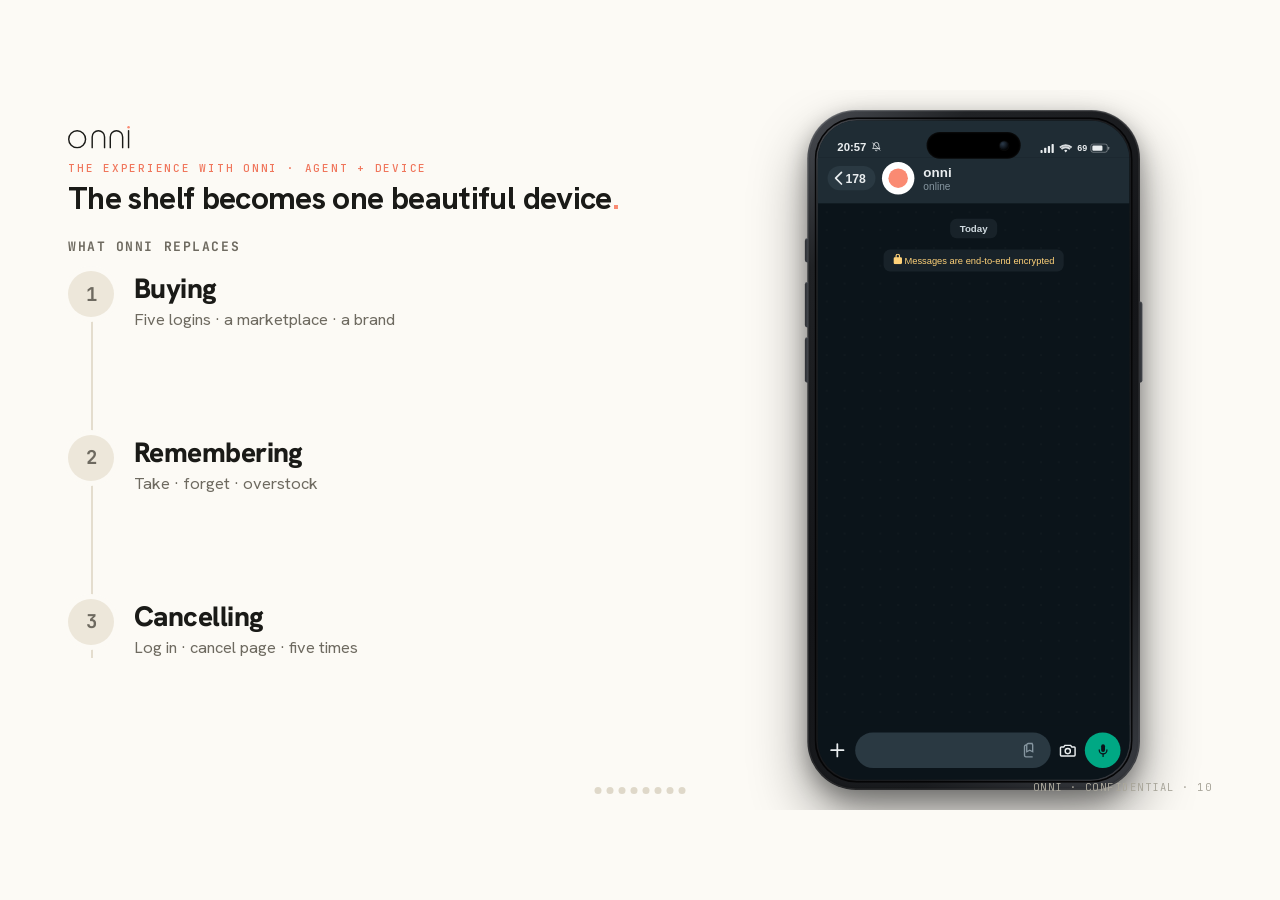
<file: exp5.html>
<!doctype html>
<html lang="en">
<head>
<meta charset="utf-8">
<meta name="viewport" content="width=device-width, initial-scale=1">
<title>onni — Layer 4: Agent + Device</title>
<link rel="preconnect" href="https://fonts.googleapis.com">
<link rel="preconnect" href="https://fonts.gstatic.com" crossorigin>
<link href="https://fonts.googleapis.com/css2?family=Hanken+Grotesk:wght@400;500;600;700;800&family=JetBrains+Mono:wght@500;700&display=swap" rel="stylesheet">
<link rel="stylesheet" href="fonts-embed.css">
<style>
  :root{
    --cream:#FCFAF5; --paper:#FEFDF9; --wheat:#DFD8C9; --line:#E4DDCE;
    --ink:#1A1A17; --slate:#6E6A60; --salmon:#FA8A72; --salmon-deep:#F0765C;
    --wa-bg:#0B141A; --wa-header:#1F2C34; --wa-header-btn:#2A3942;
    --wa-bubble-in:#1F2C34; --wa-bubble-out:#005C4B; --wa-divider:#182229;
    --wa-input:#2A3942; --wa-text:#E9EDEF; --wa-text-dim:#8696A0;
    --wa-time:rgba(233,237,239,.5); --wa-tick:#53BDEB; --wa-enc:#FFD279; --wa-mic:#00A884;
  }
  *{box-sizing:border-box; margin:0; padding:0;}
  body{background:#FCFAF5; font-family:"Hanken Grotesk",system-ui,sans-serif; color:var(--ink); min-height:100vh; display:flex; align-items:center; justify-content:center; padding:20px;}
  .frame{width:1280px; height:720px; background:var(--cream); box-shadow:none; overflow:hidden; transform-origin:center center; padding:34px 48px; position:relative; cursor:pointer;}

  .layertag{font-family:"JetBrains Mono",monospace; font-size:11px; font-weight:500; color:#F0765C; letter-spacing:.16em; text-transform:uppercase;}
  h1{font-size:32px; font-weight:700; line-height:1.05; letter-spacing:-.02em; margin-top:7px; max-width:760px;}
  h1 .dot{color:var(--salmon);}

  /* Left panel — matches Layers 1 & 2 */
  .panel{position:absolute; left:48px; top:148px; bottom:56px; width:452px; display:flex; flex-direction:column;}
  .phead{font-family:"JetBrains Mono",monospace; font-size:13px; font-weight:700; letter-spacing:.12em; text-transform:uppercase; color:var(--slate); margin-bottom:4px;}
  .steps{flex:1 1 auto; display:flex; flex-direction:column; justify-content:space-between; position:relative; padding:12px 0 4px;}
  .tline{position:absolute; left:23px; top:34px; bottom:34px; width:2px; background:var(--line); z-index:0;}
  .titem{display:flex; gap:20px; position:relative; z-index:1;}
  .tdot{width:46px; height:46px; border-radius:50%; background:#EDE7DA; flex:0 0 auto; display:flex; align-items:center; justify-content:center; transition:background .45s; box-shadow:0 0 0 5px var(--cream); font-family:"JetBrains Mono",monospace; font-size:19px; font-weight:700; color:var(--slate);}
  .titem.on .tdot{background:var(--salmon-deep); color:#fff;}
  .tbody{flex:1 1 auto; padding-top:3px;}
  .tlab{font-size:28px; font-weight:800; letter-spacing:-.02em; line-height:1;}
  .told{font-size:16.5px; color:var(--slate); margin-top:7px; line-height:1.3;}
  .tnew{font-size:18px; font-weight:800; color:var(--salmon-deep); margin-top:6px; height:24px; opacity:0; overflow:hidden; transition:opacity .4s ease;}
  .titem.on .tnew{opacity:1;}

  .endpoint{display:flex; align-items:center; gap:16px; margin-top:14px; opacity:0; transform:translateY(6px); transition:all .5s ease;}
  .endpoint.on{opacity:1; transform:none;}
  .endpoint .big{font-family:"JetBrains Mono",monospace; font-size:64px; font-weight:700; line-height:.75; color:var(--salmon-deep); letter-spacing:-.04em;}
  .endpoint .etx{font-size:17px; font-weight:800; line-height:1.2;}
  .endpoint .etx span{display:block; font-size:14px; font-weight:600; color:var(--slate); margin-top:2px;}

  .dots{position:absolute; left:50%; transform:translateX(-50%); bottom:16px; display:flex; gap:5px;}
  .dots i{width:7px; height:7px; border-radius:50%; background:var(--wheat); transition:background .3s;} .dots i.on{background:var(--salmon-deep);}

  /* Cabinet → device transformation (the physical payoff) */
  .morph{position:absolute; left:516px; top:50%; transform:translateY(-50%); width:276px; height:432px; z-index:5;}
  .mcard{position:absolute; left:50%; top:50%; background:#fff; border:1px solid var(--line); border-radius:14px; padding:9px;
    box-shadow:0 24px 52px rgba(60,50,35,.34); opacity:0; transform:translate(-50%,-50%) rotate(-3deg) scale(.9);
    transition:opacity .6s ease, transform .6s cubic-bezier(.34,1.4,.5,1);}
  .mcard.on{opacity:1; transform:translate(-50%,-50%) rotate(-3deg) scale(1);}
  .mcard img{display:block; border-radius:8px; object-fit:cover;}
  .mcard.cab{width:264px;} .mcard.cab img{width:100%; height:176px;}
  .mcard.dev{width:236px;} .mcard.dev img{width:100%; height:354px;}
  .mcard .cap{padding:10px 4px 2px; text-align:center; font-size:15px; font-weight:800;}
  .mcard.cab .cap{color:var(--slate);}
  .mcard.dev .cap{color:var(--salmon-deep);}

  /* Phone — right, large, realistic device */
  #scaler{position:absolute; right:120px; top:50%; transform-origin:right center;}
  .device{position:relative; width:410px; height:838px; border-radius:60px; padding:13px;
    background:linear-gradient(135deg,#4a4d53 0%,#202225 16%,#141518 50%,#1a1c1f 78%,#3a3d43 100%);
    box-shadow:0 34px 70px rgba(0,0,0,.42), 0 10px 26px rgba(0,0,0,.30),
      inset 0 0 0 2px rgba(255,255,255,.10), inset 0 1px 1px rgba(255,255,255,.18), inset 0 -2px 3px rgba(0,0,0,.5);}
  .device::after{content:""; position:absolute; inset:9px; border-radius:52px; box-shadow:inset 0 0 0 2px #050506; pointer-events:none; z-index:4;}
  .btn{position:absolute; background:linear-gradient(90deg,#2b2d31,#43464c); border-radius:3px; box-shadow:inset 0 1px 1px rgba(255,255,255,.15);}
  .b-action{left:-3px; top:158px; width:4px; height:30px; border-radius:3px 0 0 3px;}
  .b-volup{left:-3px; top:212px; width:4px; height:56px; border-radius:3px 0 0 3px;}
  .b-voldn{left:-3px; top:280px; width:4px; height:56px; border-radius:3px 0 0 3px;}
  .b-power{right:-3px; top:236px; width:4px; height:100px; border-radius:0 3px 3px 0;}
  .island{position:absolute; top:27px; left:50%; transform:translateX(-50%); width:116px; height:33px; background:#000; border-radius:20px; z-index:6;
    box-shadow:inset 0 0 2px 1px rgba(255,255,255,.05);}
  .island::after{content:""; position:absolute; right:15px; top:50%; transform:translateY(-50%); width:11px; height:11px; border-radius:50%;
    background:radial-gradient(circle at 35% 30%, #2b3a4a, #05070a 70%); box-shadow:0 0 0 1px rgba(255,255,255,.04);}
  .phone{width:100%; height:100%; background:var(--wa-bg); border-radius:48px; overflow:hidden;
    display:flex; flex-direction:column; color:var(--wa-text);
    font-family:"Plus Jakarta Sans",-apple-system,BlinkMacSystemFont,"Segoe UI",Roboto,sans-serif;}
  .statusbar{height:46px; flex:0 0 auto; background:var(--wa-header); display:flex; align-items:flex-end; justify-content:space-between; padding:0 24px 6px; font-size:14px; font-weight:600;}
  .statusbar .left,.statusbar .right{display:flex; align-items:center; gap:6px;}
  .battery{display:flex; align-items:center; gap:3px;} .battery .pct{font-size:11px; font-weight:600;}
  .header{flex:0 0 auto; background:var(--wa-header); display:flex; align-items:center; gap:6px; padding:5px 12px 11px;}
  .back{display:flex; align-items:center; gap:3px; color:var(--wa-text); background:var(--wa-header-btn); border-radius:999px; padding:6px 12px 6px 8px; font-size:15px; font-weight:600;}
  .avatar{width:40px; height:40px; border-radius:50%; background:#fff; flex:0 0 auto; display:flex; align-items:center; justify-content:center; margin-left:2px;}
  .avatar .dot{width:60%; height:60%; border-radius:50%; background:var(--salmon);}
  .peer{flex:1 1 auto; min-width:0; margin-left:5px;}
  .peer .name{font-size:16.5px; font-weight:600; line-height:1.15;}
  .peer .status{font-size:12.5px; color:var(--wa-text-dim); margin-top:1px;}
  .thread{flex:1 1 auto; overflow-y:auto; padding:14px 10px 8px; display:flex; flex-direction:column; gap:4px;
    background-image:radial-gradient(rgba(255,255,255,.02) 1px, transparent 1px); background-size:22px 22px;}
  .thread::-webkit-scrollbar{width:0;}
  .day-pill,.enc-pill{align-self:center; background:var(--wa-divider); color:var(--wa-text-dim); border-radius:8px; font-size:12px; padding:5px 12px; margin:5px 0;}
  .day-pill{font-weight:600; color:#CFD9DF;}
  .enc-pill{max-width:90%; text-align:center; line-height:1.4; color:var(--wa-enc); font-size:11.5px;}
  .row{display:flex; margin-top:5px;}
  .row.in{justify-content:flex-start;} .row.out{justify-content:flex-end;} .row.tight{margin-top:2px;}
  .bubble{max-width:80%; padding:7px 10px 8px; border-radius:10px; font-size:15.5px; line-height:1.37; position:relative; box-shadow:0 1px .5px rgba(0,0,0,.18);}
  .row.in .bubble{background:var(--wa-bubble-in); border-top-left-radius:2px;}
  .row.out .bubble{background:var(--wa-bubble-out); border-top-right-radius:2px;}
  .bubble.img{padding:3px; width:200px; max-width:82%;}
  .bubble.img img{width:100%; display:block; border-radius:8px; object-fit:cover; aspect-ratio:3/4; background:#0f1a20;}
  .bubble.img .cap{padding:6px 6px 4px; font-size:15.5px; line-height:1.37;}
  .meta{float:right; margin:6px 0 -2px 9px; display:inline-flex; align-items:center; gap:3px; font-size:11px; color:var(--wa-time);}
  .meta .tick{color:var(--wa-tick);}
  .composer{flex:0 0 auto; padding:9px 11px 14px; display:flex; align-items:center; gap:9px; background:var(--wa-bg);}
  .field{flex:1 1 auto; background:var(--wa-input); border-radius:999px; height:44px; display:flex; align-items:center; padding:0 14px; color:var(--wa-text-dim); font-size:15px;}
  .mic{width:44px; height:44px; flex:0 0 auto; background:var(--wa-mic); border-radius:50%; display:flex; align-items:center; justify-content:center; color:#0B141A;}
  @keyframes enterMsg{from{opacity:0; transform:translateY(16px) scale(.96);} to{opacity:1; transform:none;}}
  .row.enter{animation:enterMsg .4s cubic-bezier(.34,1.3,.5,1) both;}
</style>
</head>
<body>
  <div class="frame" id="frame"><div style="position:absolute;right:48px;bottom:16px;font-family:'JetBrains Mono',monospace;font-size:10.5px;letter-spacing:.14em;text-transform:uppercase;color:#A9A69B;z-index:90">onni · Confidential · 10</div>
    <div style="margin:0 0 12px;position:relative;z-index:8"><svg width="62" viewBox="0 0 346 142" fill="none" style="display:block"><g stroke="#1A1A17" stroke-width="8" stroke-linecap="round" fill="none"><circle cx="51" cy="85" r="47"/><path d="M135 132 L135 72.5 A34.5 34.5 0 0 1 204 72.5 L204 132"/><path d="M236 132 L236 72.5 A34.5 34.5 0 0 1 305 72.5 L305 132"/><path d="M338 132 L338 38"/></g><circle cx="338" cy="18" r="7" fill="#FA8A72"/></svg></div><div class="layertag">The experience with onni · agent + device</div>
    <h1>The shelf becomes one beautiful device<span class="dot">.</span></h1>

    <div class="panel">
      <div class="phead">What onni replaces</div>
      <div class="steps">
        <div class="tline"></div>
        <div class="titem" id="ti1">
          <div class="tdot">1</div>
          <div class="tbody"><div class="tlab">Buying</div><div class="told">Five logins · a marketplace · a brand</div><div class="tnew">&rarr; one message</div></div>
        </div>
        <div class="titem" id="ti2">
          <div class="tdot">2</div>
          <div class="tbody"><div class="tlab">Remembering</div><div class="told">Take · forget · overstock</div><div class="tnew">&rarr; a nudge that knows your day</div></div>
        </div>
        <div class="titem" id="ti3">
          <div class="tdot">3</div>
          <div class="tbody"><div class="tlab">Cancelling</div><div class="told">Log in · cancel page · five times</div><div class="tnew">&rarr; just send a photo</div></div>
        </div>
      </div>
      <div class="endpoint" id="endpoint"><span class="big">1</span><div class="etx">beautiful device<span>the whole shelf, replaced</span></div></div>
    </div>

    <div class="morph" id="morph">
      <div class="mcard cab" id="mcab">
        <img src="experience_ladder_assets/messy_cabinet.jpg" alt="Overstocked cabinet">
        <div class="cap">An overflowing shelf</div>
      </div>
      <div class="mcard dev" id="mdev">
        <img src="experience_ladder_assets/L4_device.png" alt="onni device">
        <div class="cap">&rarr; one beautiful device</div>
      </div>
    </div>

    <div class="dots" id="dots"></div>

    <div id="scaler"><div class="device">
      <span class="btn b-action"></span><span class="btn b-volup"></span><span class="btn b-voldn"></span><span class="btn b-power"></span>
      <div class="phone" id="phone"></div>
      <div class="island"></div>
    </div></div>
  </div>

<script>
  const g = id => document.getElementById(id);
  const frame=g('frame'), phone=g('phone'), scaler=g('scaler');

  const ICONS = {
    bell:`<svg width="12" height="12" viewBox="0 0 24 24" fill="none" stroke="currentColor" stroke-width="2" stroke-linecap="round"><path d="M6 8a6 6 0 0 1 12 0c0 7 3 9 3 9H3s3-2 3-9"/><path d="M10 21a2 2 0 0 0 4 0"/><line x1="3" y1="3" x2="21" y2="21"/></svg>`,
    signal:`<svg width="17" height="11" viewBox="0 0 18 12" fill="currentColor"><rect x="0" y="8" width="3" height="4" rx="1"/><rect x="5" y="5" width="3" height="7" rx="1"/><rect x="10" y="2.5" width="3" height="9.5" rx="1"/><rect x="15" y="0" width="3" height="12" rx="1"/></svg>`,
    wifi:`<svg width="17" height="12" viewBox="0 0 18 13" fill="currentColor"><path d="M9 12.2l2.1-2.6a3 3 0 0 0-4.2 0L9 12.2z"/><path d="M9 6.6a7 7 0 0 1 5 2.1l1.6-2A9.6 9.6 0 0 0 9 3.9 9.6 9.6 0 0 0 2.4 6.7l1.6 2A7 7 0 0 1 9 6.6z" opacity=".9"/><path d="M9 1.2A12.4 12.4 0 0 0 .3 4.7l1.6 2A9.8 9.8 0 0 1 9 3.9a9.8 9.8 0 0 1 7.1 2.8l1.6-2A12.4 12.4 0 0 0 9 1.2z" opacity=".9"/></svg>`,
    battery:`<div class="battery"><span class="pct">69</span><svg width="25" height="12" viewBox="0 0 26 13" fill="none"><rect x="1" y="1" width="22" height="11" rx="3" stroke="currentColor" opacity=".5"/><rect x="3" y="3" width="13.5" height="7" rx="1.5" fill="currentColor"/><rect x="24" y="4.5" width="1.6" height="4" rx=".8" fill="currentColor" opacity=".5"/></svg></div>`,
    back:`<svg width="11" height="18" viewBox="0 0 12 20" fill="none" stroke="currentColor" stroke-width="2.4" stroke-linecap="round" stroke-linejoin="round"><path d="M10 2 2 10l8 8"/></svg>`,
    lock:`<svg width="11" height="13" viewBox="0 0 12 15" fill="currentColor"><path d="M6 0a3.2 3.2 0 0 0-3.2 3.2V5H2A2 2 0 0 0 0 7v6a2 2 0 0 0 2 2h8a2 2 0 0 0 2-2V7a2 2 0 0 0-2-2H9.2V3.2A3.2 3.2 0 0 0 6 0zm0 1.6a1.6 1.6 0 0 1 1.6 1.6V5H4.4V3.2A1.6 1.6 0 0 1 6 1.6z"/></svg>`,
    sticker:`<svg width="22" height="22" viewBox="0 0 24 24" fill="none" stroke="currentColor" stroke-width="1.8"><path d="M15 3H9a2 2 0 0 0-2 2v9l4-2 4 2V5a2 2 0 0 0-2-2z"/><path d="M7 5H6a2 2 0 0 0-2 2v12a2 2 0 0 0 2 2h9"/></svg>`,
    cam:`<svg width="24" height="24" viewBox="0 0 24 24" fill="none" stroke="currentColor" stroke-width="1.8"><path d="M4 8h3l1.5-2h7L17 8h3a1 1 0 0 1 1 1v9a1 1 0 0 1-1 1H4a1 1 0 0 1-1-1V9a1 1 0 0 1 1-1z"/><circle cx="12" cy="13" r="3.2"/></svg>`,
    mic:`<svg width="19" height="19" viewBox="0 0 24 24" fill="currentColor"><rect x="9" y="2" width="6" height="12" rx="3"/><path d="M6 11a6 6 0 0 0 12 0" fill="none" stroke="currentColor" stroke-width="2" stroke-linecap="round"/><line x1="12" y1="17" x2="12" y2="21" stroke="currentColor" stroke-width="2" stroke-linecap="round"/></svg>`,
    plus:`<svg width="26" height="26" viewBox="0 0 24 24" fill="none" stroke="currentColor" stroke-width="2" stroke-linecap="round"><line x1="12" y1="5" x2="12" y2="19"/><line x1="5" y1="12" x2="19" y2="12"/></svg>`,
    ticks:`<svg class="tick" width="16" height="11" viewBox="0 0 18 12" fill="none" stroke="currentColor" stroke-width="1.8" stroke-linecap="round" stroke-linejoin="round"><path d="M1 6.5 4.5 10 11 2.5"/><path d="M7 9.5 8 10.5 15 2.5"/></svg>`
  };

  const MAG = 'experience_ladder_assets/L3_bottle.jpg';

  const MESSAGES = [
    {side:'in',  time:'08:12', text:`Morning, Shahar 👋 Heads-up from your order history — you're down to about 4 days of magnesium. Want me to reorder your <b>Pure Encapsulations Magnesium Glycinate</b>?`},
    {side:'out', time:'08:13', text:`Yes, please order`},
    {side:'in',  time:'08:13', text:`Done ✅ Your order is in process. You'll receive your magnesium in <b>two business days</b> — with a <b>20% discount</b> applied.`},
    {side:'in',  time:'21:02', text:`Good evening, Shahar 🌙 After this morning's intense <b>40-min Peloton</b>, take your <b>magnesium before bed</b> tonight — it'll aid muscle recovery and deepen your sleep.`},
    {side:'out', time:'21:03', text:`Perfect, thanks 🙏`},
    {side:'out', time:'21:34', image:MAG, alt:'Magnesium', text:`cancel this product subscription`},
    {side:'in',  time:'21:34', text:`Got it 👍 That's your <b>Pure Encapsulations Magnesium (glycinate)</b>, 90 caps — on a monthly refill. Go ahead and cancel it?`},
    {side:'out', time:'21:35', text:`Yes, cancel it`},
    {side:'in',  time:'21:35', text:`All set ✅ Your Magnesium subscription is cancelled — no future charges. Your current bottle lasts about <b>3 more weeks</b>. Restart anytime, just tell me.`},
  ];

  function bubble(m, prev, isLast){
    const tick = m.side==='out' ? ICONS.ticks : '';
    const tight = prev && prev.side===m.side ? ' tight' : '';
    const enter = isLast ? ' enter' : '';
    if(m.image){
      const cap = m.text ? `<div class="cap">${m.text}<span class="meta">${m.time}${tick}</span></div>` : '';
      return `<div class="row ${m.side}${tight}${enter}"><div class="bubble img"><img src="${m.image}" alt="${m.alt||''}">${cap}</div></div>`;
    }
    return `<div class="row ${m.side}${tight}${enter}"><div class="bubble">${m.text}<span class="meta">${m.time}${tick}</span></div></div>`;
  }

  const dotsWrap = g('dots');
  const CUTS=[1,2,3,4,5,6,8,9]; const MCOUNT=()=>CUTS[p-1]||0; let lastShown=0;
  const dots = CUTS.map(()=>{ const i=document.createElement('i'); dotsWrap.appendChild(i); return i; });

  let p = 0;
  function renderThread(){
    const shown = MESSAGES.slice(0, MCOUNT());
    const inner = `<div class="thread" id="thread">
      <div class="day-pill">Today</div>
      <div class="enc-pill">${ICONS.lock} Messages are end-to-end encrypted</div>
      ${shown.map((m,i)=>bubble(m, shown[i-1], i>=lastShown)).join('')}
    </div>`;
    phone.innerHTML = `
      <div class="statusbar"><div class="left"><span>20:57</span>${ICONS.bell}</div><div class="right">${ICONS.signal}${ICONS.wifi}${ICONS.battery}</div></div>
      <div class="header"><a class="back">${ICONS.back}<span>178</span></a><div class="avatar"><div class="dot"></div></div><div class="peer"><div class="name">onni</div><div class="status">online</div></div></div>
      ${inner}
      <div class="composer">${ICONS.plus}<div class="field"><span style="flex:1">&nbsp;</span>${ICONS.sticker}</div>${ICONS.cam}<div class="mic">${ICONS.mic}</div></div>`;
    const th = g('thread'); if(th) th.scrollTop = th.scrollHeight;
  }
  function render(){
    renderThread();
    const c = MCOUNT();
    g('ti1').classList.toggle('on', c>=3);
    g('ti2').classList.toggle('on', c>=5);
    g('mcab').classList.toggle('on', c>=4 && c<8);
    g('mdev').classList.toggle('on', c>=8);
    g('ti3').classList.toggle('on', c>=9);
    g('endpoint').classList.toggle('on', c>=9);
    dots.forEach((d,i)=> d.classList.toggle('on', i<p));
    lastShown = c;
  }
  function next(){ if(p<CUTS.length){ p++; render(); } else if(parent&&parent.__deckNext){ parent.__deckNext(); } }
  function prev(){ if(p>0){ p--; render(); } else if(parent&&parent.__deckPrev){ parent.__deckPrev(); } }

  frame.addEventListener('click', next);
  document.addEventListener('keydown', e=>{
    if(e.key==='ArrowRight'||e.key===' '||e.key==='Enter'){ e.preventDefault(); next(); }
    else if(e.key==='ArrowLeft'||e.key==='Backspace'){ e.preventDefault(); prev(); }
  });
  function fit(){
    const s=Math.min(window.innerWidth/1280, window.innerHeight/720); frame.style.transform='scale('+s+')';
    const sc=Math.min(1.0,(720-40)/838);
    scaler.style.transform='translateY(-50%) scale('+sc+')';
  }
  window.addEventListener('resize', fit);
  window.__goto = n => { p = n; render(); }; window.__max = CUTS.length; window.__next = function(){ if(p<CUTS.length){ p++; render(); return true; } return false; }; window.__prev = function(){ if(p>0){ p--; render(); return true; } return false; };
  render(); fit();
</script>
</body>
</html>
</file>
<file: fonts-embed.css>
@font-face{font-family:'Hanken Grotesk';font-style:normal;font-weight:400;font-display:swap;src:url([data-uri]) format('woff2');}
@font-face{font-family:'Hanken Grotesk';font-style:normal;font-weight:500;font-display:swap;src:url([data-uri]) format('woff2');}
@font-face{font-family:'Hanken Grotesk';font-style:normal;font-weight:600;font-display:swap;src:url([data-uri]) format('woff2');}
@font-face{font-family:'Hanken Grotesk';font-style:normal;font-weight:700;font-display:swap;src:url([data-uri]) format('woff2');}
@font-face{font-family:'Hanken Grotesk';font-style:normal;font-weight:800;font-display:swap;src:url([data-uri]) format('woff2');}
@font-face{font-family:'JetBrains Mono';font-style:normal;font-weight:400;font-display:swap;src:url([data-uri]) format('woff2');}
@font-face{font-family:'JetBrains Mono';font-style:normal;font-weight:500;font-display:swap;src:url([data-uri]) format('woff2');}
</file>
